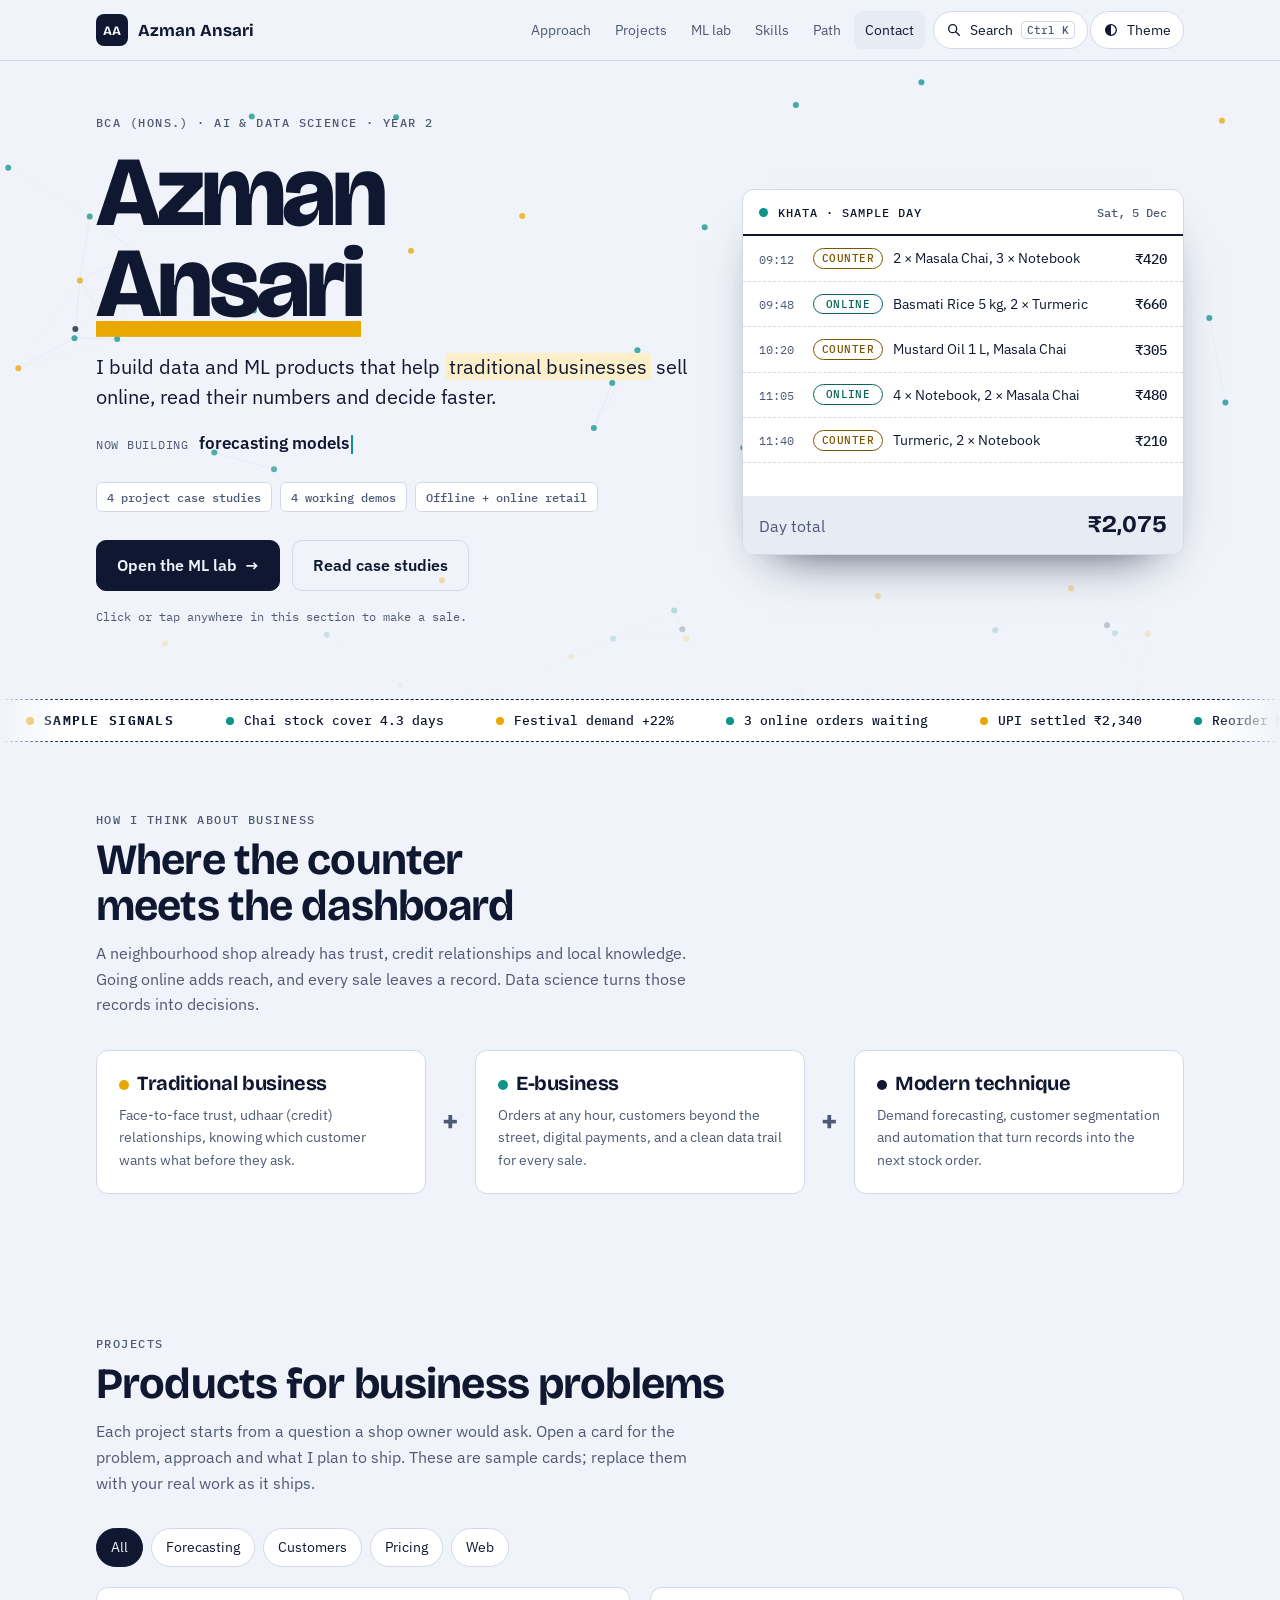
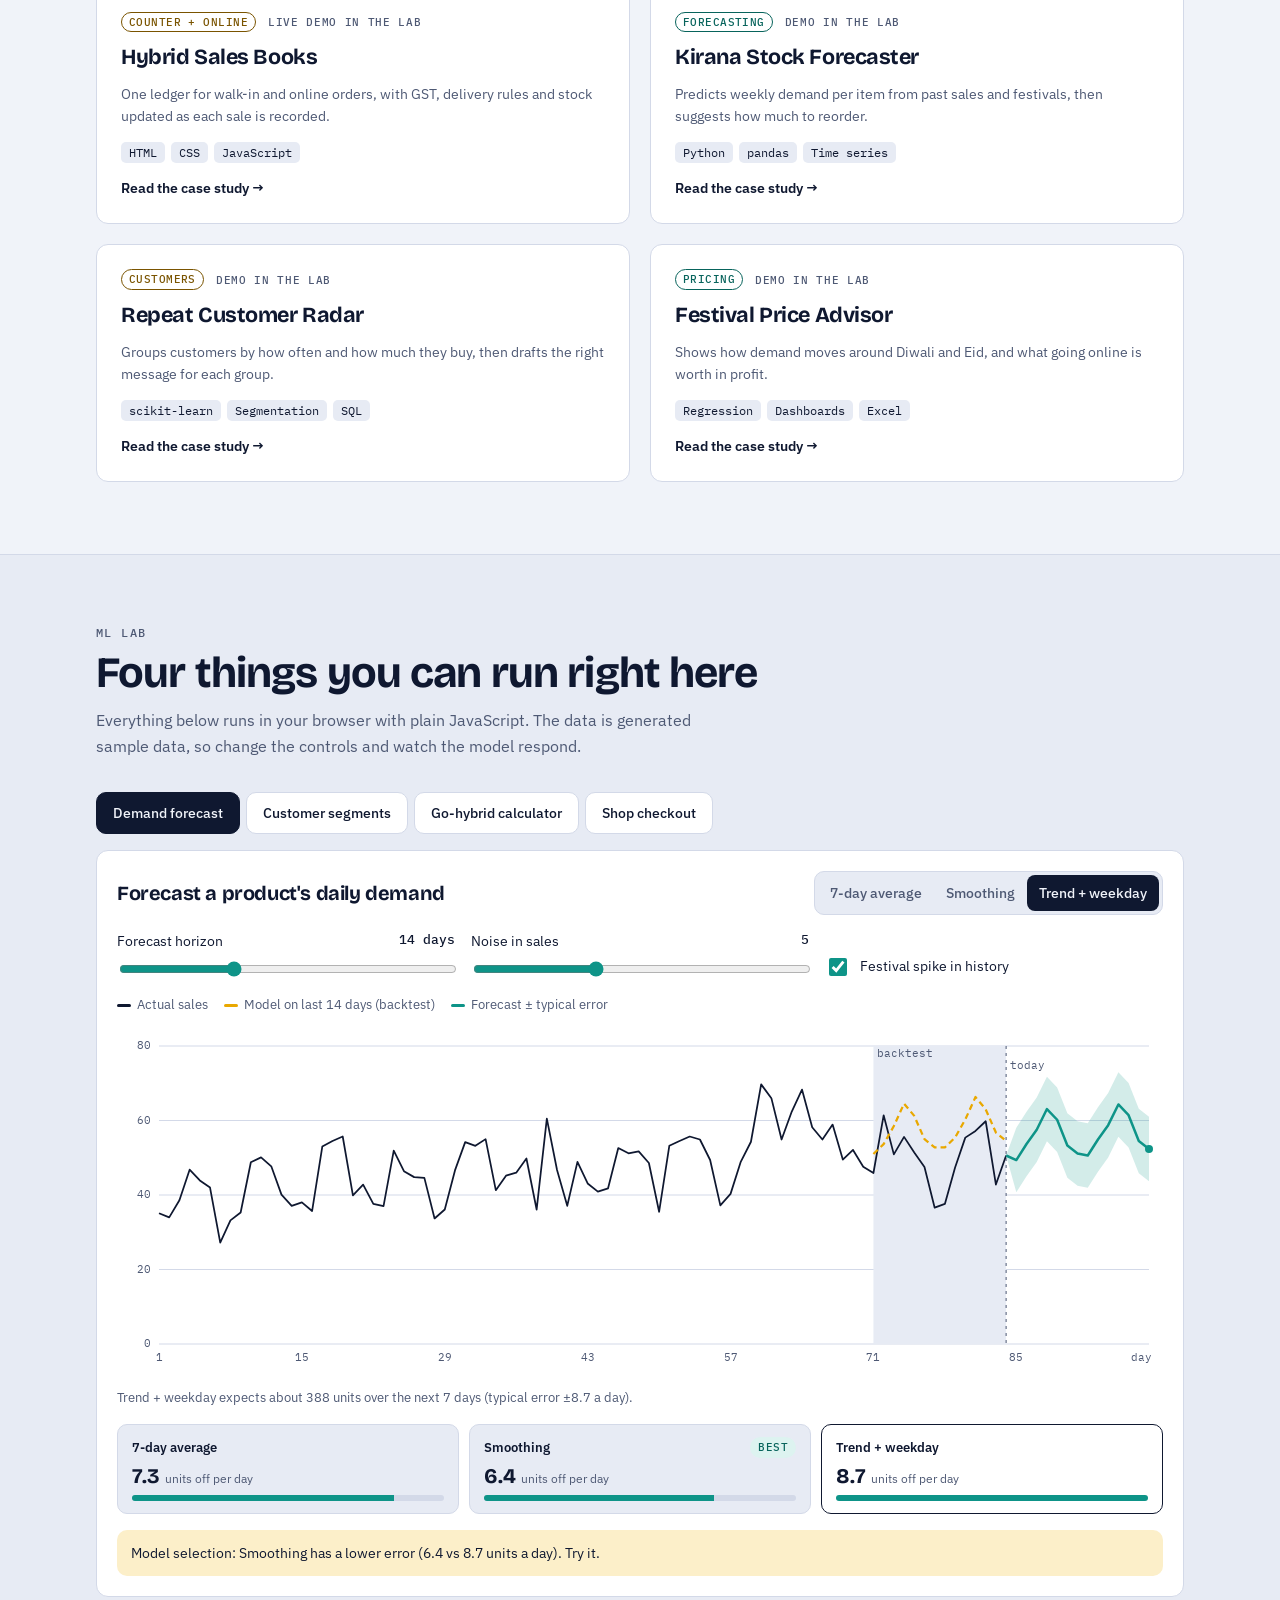
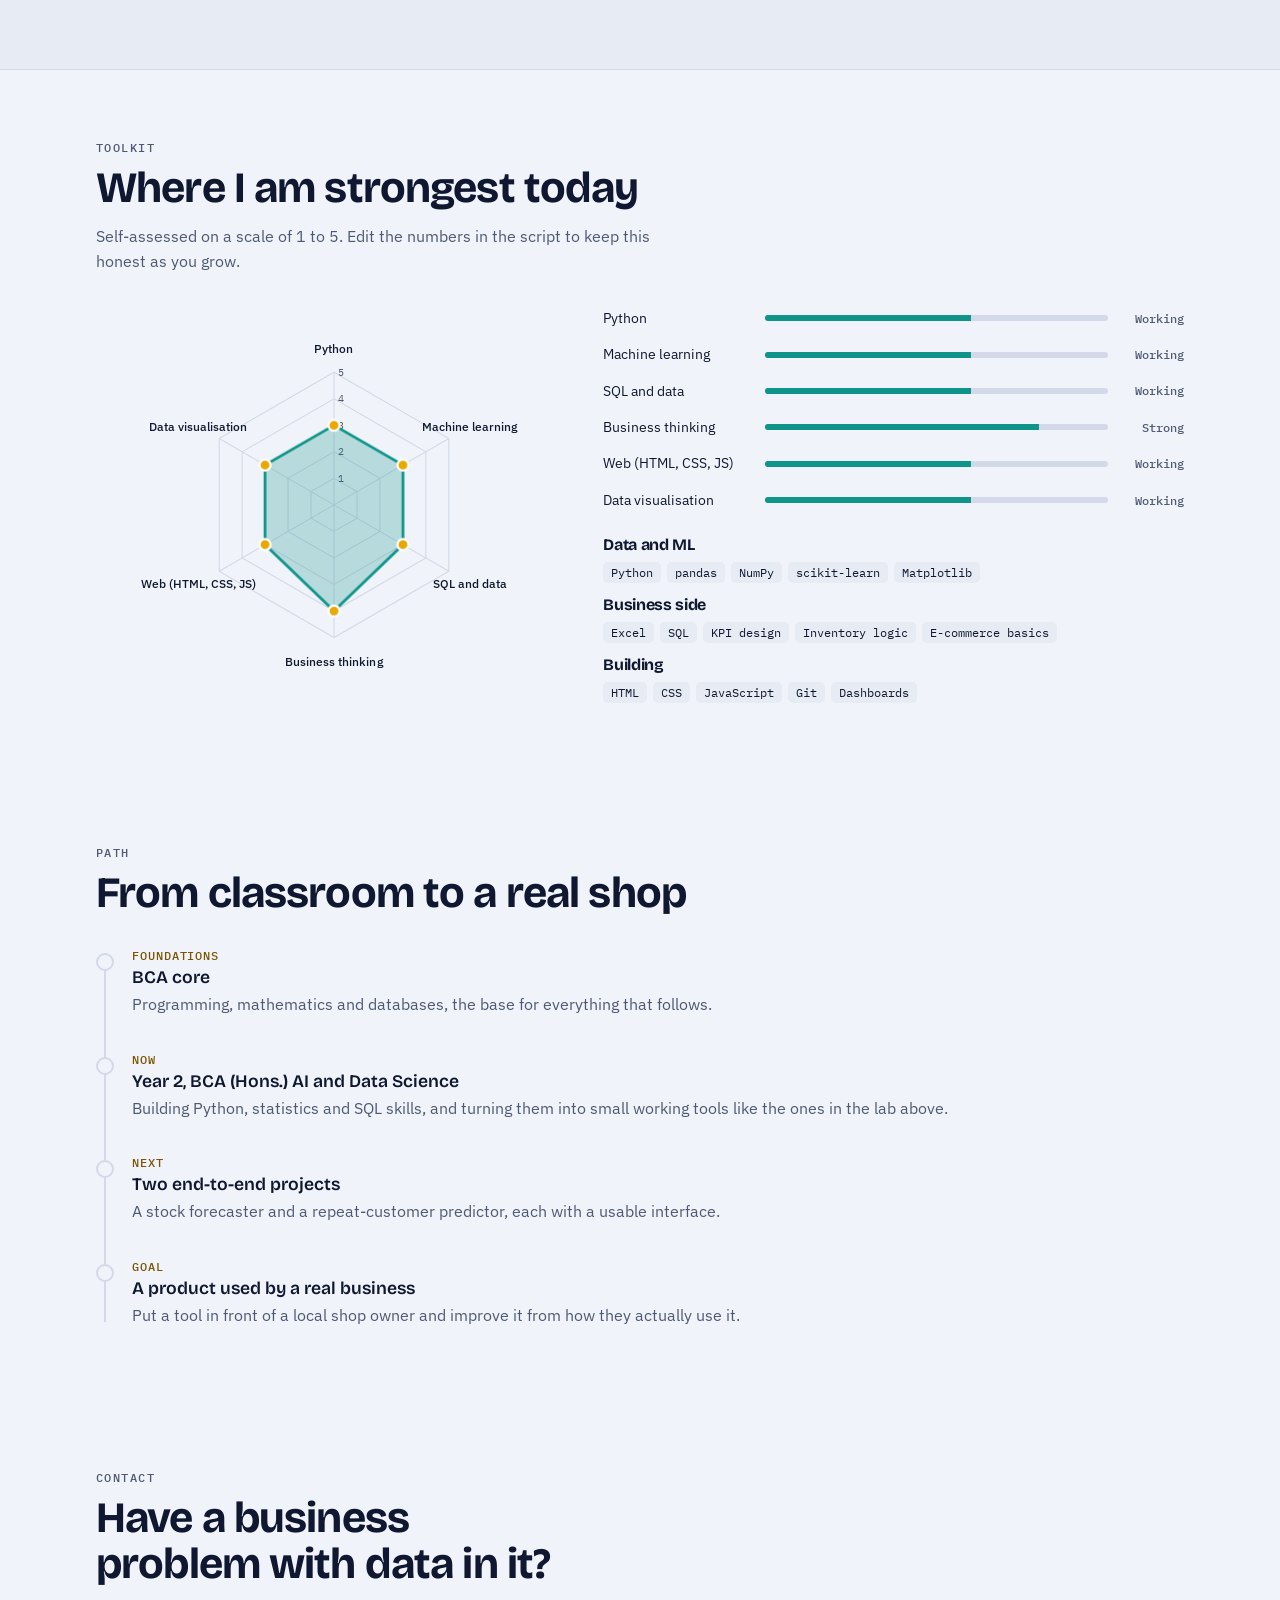
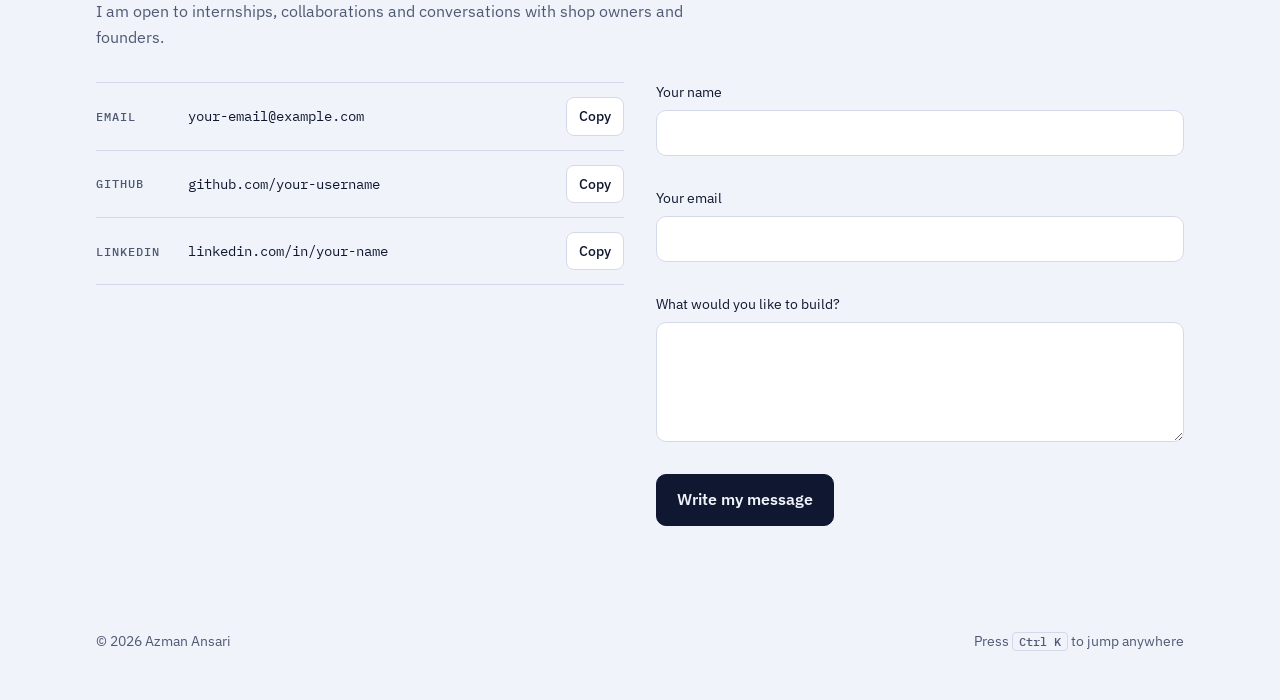
<file: azman-portfolio/advanced/index.html>
<!doctype html>
<html lang="en">
<head>
<meta charset="utf-8">
<meta name="viewport" content="width=device-width, initial-scale=1, viewport-fit=cover">
<title>Azman Ansari Advanced Portfolio</title>
<meta name="claude:viewport-fit-sides" content="cover">
<link rel="preconnect" href="https://fonts.googleapis.com">
<link rel="preconnect" href="https://fonts.gstatic.com" crossorigin>
<link rel="stylesheet" href="https://fonts.googleapis.com/css2?family=Bricolage+Grotesque:opsz,wght@12..96,500..800&family=IBM+Plex+Mono:wght@400;500&family=IBM+Plex+Sans:wght@400;500;600&display=swap">
<link rel="stylesheet" href="style.css">
</head>
<body>
<header>
  <div class="wrap bar">
    <a class="brand" href="#top" aria-label="Azman Ansari, back to top"><span class="mark">AA</span><span>Azman Ansari</span></a>
    <nav class="links" aria-label="Sections">
      <a href="#fusion">Approach</a>
      <a href="#work">Projects</a>
      <a href="#lab" class="keep">ML lab</a>
      <a href="#skills">Skills</a>
      <a href="#path">Path</a>
      <a href="#contact">Contact</a>
      <button class="tbtn" id="palBtn" type="button" aria-label="Open command palette"><svg viewBox="0 0 24 24" aria-hidden="true"><circle cx="10" cy="10" r="6" fill="none" stroke="currentColor" stroke-width="2"/><path d="M15 15l5 5" stroke="currentColor" stroke-width="2" stroke-linecap="round"/></svg><span>Search</span><kbd id="kbdHint">Ctrl K</kbd></button>
      <button class="tbtn" id="themeBtn" type="button" aria-label="Switch light or dark theme" style="margin-left:0"><svg viewBox="0 0 24 24" aria-hidden="true"><circle cx="12" cy="12" r="8" fill="none" stroke="currentColor" stroke-width="2"/><path d="M12 4a8 8 0 0 0 0 16z" fill="currentColor"/></svg><span>Theme</span></button>
    </nav>
  </div>
  <div class="prog" aria-hidden="true"><i id="prog"></i></div>
</header>

<main id="top">
  <section class="hero">
    <canvas id="net" aria-hidden="true"></canvas>
    <div class="wrap hero-grid">
      <div>
        <p class="eyebrow rise">BCA (Hons.) · AI &amp; Data Science · Year 2</p>
        <h1 class="rise" style="--d:.08s">Azman<br><span class="hl">Ansari</span></h1>
        <p class="lede rise" style="--d:.18s">I build data and ML products that help <em>traditional businesses</em> sell online, read their numbers and decide faster.</p>
        <p class="now rise" style="--d:.24s"><span class="mono muted">Now building</span><span><span id="typed">forecasting models</span><span class="caret" aria-hidden="true"></span></span></p>
        <div class="chips rise" style="--d:.3s">
          <span class="chip">4 project case studies</span>
          <span class="chip">4 working demos</span>
          <span class="chip">Offline + online retail</span>
        </div>
        <div class="cta rise" style="--d:.38s">
          <a class="btn" href="#lab">Open the ML lab <span aria-hidden="true">→</span></a>
          <a class="btn ghost" href="#work">Read case studies</a>
        </div>
        <p class="tip mono rise" style="--d:.45s">Click or tap anywhere in this section to make a sale.</p>
      </div>
      <div class="khata rise" style="--d:.3s" role="img" aria-label="A ledger of sample sales that adds a new counter or online sale every few seconds">
        <div class="khata-h"><span class="live"></span><span>Khata · sample day</span><span class="date" id="kDate"></span></div>
        <ol id="kRows"></ol>
        <div class="khata-f"><span class="muted">Day total</span><strong id="kTotal">₹0</strong></div>
      </div>
    </div>
  </section>

  <div class="ticker" aria-hidden="true"><div class="ticker-track" id="tkTrack"></div></div>

  <section id="fusion">
    <div class="wrap">
      <div class="sec-head reveal">
        <p class="eyebrow">How I think about business</p>
        <h2>Where the counter meets the dashboard</h2>
        <p>A neighbourhood shop already has trust, credit relationships and local knowledge. Going online adds reach, and every sale leaves a record. Data science turns those records into decisions.</p>
      </div>
      <div class="fusion">
        <div class="f-card reveal"><h3><span class="dot" style="background:var(--counter)"></span>Traditional business</h3><p>Face-to-face trust, udhaar (credit) relationships, knowing which customer wants what before they ask.</p></div>
        <div class="op reveal" aria-hidden="true">+</div>
        <div class="f-card reveal" style="--d:.08s"><h3><span class="dot" style="background:var(--online)"></span>E-business</h3><p>Orders at any hour, customers beyond the street, digital payments, and a clean data trail for every sale.</p></div>
        <div class="op reveal" aria-hidden="true">+</div>
        <div class="f-card reveal" style="--d:.16s"><h3><span class="dot" style="background:var(--ink)"></span>Modern technique</h3><p>Demand forecasting, customer segmentation and automation that turn records into the next stock order.</p></div>
      </div>
    </div>
  </section>

  <section id="work">
    <div class="wrap">
      <div class="sec-head reveal">
        <p class="eyebrow">Projects</p>
        <h2>Products for business problems</h2>
        <p>Each project starts from a question a shop owner would ask. Open a card for the problem, approach and what I plan to ship. These are sample cards; replace them with your real work as it ships.</p>
      </div>
      <div class="filters" role="group" aria-label="Filter projects">
        <button class="fbtn" type="button" data-f="all" aria-pressed="true">All</button>
        <button class="fbtn" type="button" data-f="forecasting" aria-pressed="false">Forecasting</button>
        <button class="fbtn" type="button" data-f="customers" aria-pressed="false">Customers</button>
        <button class="fbtn" type="button" data-f="pricing" aria-pressed="false">Pricing</button>
        <button class="fbtn" type="button" data-f="web" aria-pressed="false">Web</button>
      </div>
      <div class="grid2" id="projGrid"></div>
    </div>
  </section>

  <section id="lab" class="lab">
    <div class="wrap">
      <div class="sec-head reveal">
        <p class="eyebrow">ML lab</p>
        <h2>Four things you can run right here</h2>
        <p>Everything below runs in your browser with plain JavaScript. The data is generated sample data, so change the controls and watch the model respond.</p>
      </div>
      <div class="tabs" role="tablist" aria-label="Lab demos">
        <button class="tab" role="tab" id="tab-fc" aria-controls="pane-fc" aria-selected="true" data-tab="fc">Demand forecast</button>
        <button class="tab" role="tab" id="tab-seg" aria-controls="pane-seg" aria-selected="false" tabindex="-1" data-tab="seg">Customer segments</button>
        <button class="tab" role="tab" id="tab-roi" aria-controls="pane-roi" aria-selected="false" tabindex="-1" data-tab="roi">Go-hybrid calculator</button>
        <button class="tab" role="tab" id="tab-co" aria-controls="pane-co" aria-selected="false" tabindex="-1" data-tab="co">Shop checkout</button>
      </div>

      <!-- Forecast -->
      <div class="panel" role="tabpanel" id="pane-fc" aria-labelledby="tab-fc">
        <div class="panel-h"><h3>Forecast a product's daily demand</h3>
          <div class="seg" role="group" aria-label="Model"><button type="button" data-m="ma" aria-pressed="false">7-day average</button><button type="button" data-m="es" aria-pressed="false">Smoothing</button><button type="button" data-m="ts" aria-pressed="true">Trend + weekday</button></div>
        </div>
        <div class="ctls">
          <label class="ctl"><span class="row"><span>Forecast horizon</span><output id="oH">14 days</output></span><input id="fcH" type="range" min="7" max="28" step="1" value="14"></label>
          <label class="ctl"><span class="row"><span>Noise in sales</span><output id="oN">5</output></span><input id="fcN" type="range" min="0" max="14" step="1" value="5"></label>
          <label class="chk"><input id="fcF" type="checkbox" checked>Festival spike in history</label>
        </div>
        <div class="legend"><span><i style="background:var(--ink)"></i>Actual sales</span><span><i style="background:var(--counter)"></i>Model on last 14 days (backtest)</span><span><i style="background:var(--online)"></i>Forecast ± typical error</span></div>
        <canvas class="cv" id="cvFc" style="height:340px" role="img" aria-label="Line chart of daily sales with a forecast"></canvas>
        <p class="note" id="fcSum"></p>
        <div class="mcards" id="mcards"></div>
        <p class="insight" id="fcInsight"></p>
      </div>

      <!-- Segments -->
      <div class="panel" role="tabpanel" id="pane-seg" aria-labelledby="tab-seg" hidden>
        <div class="panel-h"><h3>Group customers with k-means</h3>
          <div style="display:flex;gap:8px;flex-wrap:wrap"><button class="btn sm ghost" id="segStep" type="button">Step</button><button class="btn sm" id="segRun" type="button">Run to finish</button><button class="btn sm ghost" id="segNew" type="button">New start</button></div>
        </div>
        <div class="ctls"><label class="ctl"><span class="row"><span>Number of segments (k)</span><output id="oK">4</output></span><input id="segK" type="range" min="2" max="5" step="1" value="4"></label></div>
        <canvas class="cv" id="cvSeg" style="height:360px" role="img" aria-label="Scatter chart of customers by orders per month and basket size, coloured by segment"></canvas>
        <p class="note" id="segStatus"></p>
        <div class="scroll"><table><thead><tr><th>Segment</th><th>Customers</th><th>Orders / month</th><th>Avg basket</th><th>Suggested action</th></tr></thead><tbody id="segTbl"></tbody></table></div>
      </div>

      <!-- ROI -->
      <div class="panel" role="tabpanel" id="pane-roi" aria-labelledby="tab-roi" hidden>
        <div class="panel-h"><h3>What if my shop also sold online?</h3><button class="link-btn" id="roiReset" type="button">Reset to defaults</button></div>
        <div class="roi">
          <div class="ctls">
            <label class="ctl"><span class="row"><span>Monthly shop revenue</span><output id="oR0"></output></span><input id="roiR0" type="range" min="50000" max="1000000" step="10000" value="250000"></label>
            <label class="ctl"><span class="row"><span>New online sales at full ramp</span><output id="oUp"></output></span><input id="roiUp" type="range" min="10" max="100" step="5" value="60"></label>
            <label class="ctl"><span class="row"><span>Profit margin</span><output id="oMg"></output></span><input id="roiMg" type="range" min="10" max="40" step="1" value="25"></label>
            <label class="ctl"><span class="row"><span>Delivery and platform cost</span><output id="oCs"></output></span><input id="roiCs" type="range" min="2" max="20" step="1" value="8"></label>
            <label class="ctl"><span class="row"><span>Ad spend per month</span><output id="oAd"></output></span><input id="roiAd" type="range" min="0" max="30000" step="1000" value="5000"></label>
            <label class="ctl"><span class="row"><span>One-time setup cost</span><output id="oSt"></output></span><input id="roiSt" type="range" min="0" max="100000" step="5000" value="30000"></label>
          </div>
          <div style="display:flex;flex-direction:column;gap:14px;min-width:0">
            <div class="tiles">
              <div class="tile"><span class="k">Payback</span><span class="v" id="tPay">–</span></div>
              <div class="tile"><span class="k">12-month gain</span><span class="v" id="tGain">–</span></div>
              <div class="tile"><span class="k">Online share, M12</span><span class="v" id="tShare">–</span></div>
            </div>
            <div class="legend"><span><i style="background:var(--counter)"></i>Shop counter</span><span><i style="background:var(--online)"></i>Online</span></div>
            <canvas class="cv" id="cvRoi1" style="height:210px" role="img" aria-label="Stacked bars of monthly revenue split between counter and online"></canvas>
            <canvas class="cv" id="cvRoi2" style="height:210px" role="img" aria-label="Line chart of cumulative extra profit from selling online"></canvas>
          </div>
        </div>
        <p class="note">Illustrative model. Online sales ramp up along an S-curve over about 8 months, 20% of online sales come from customers who used to buy at the counter, and gain means extra profit compared with staying offline-only.</p>
      </div>

      <!-- Checkout -->
      <div class="panel" role="tabpanel" id="pane-co" aria-labelledby="tab-co" hidden>
        <div class="panel-h"><h3>Record a counter or online sale</h3>
          <div class="seg" role="group" aria-label="Sales channel"><button type="button" data-ch="counter" aria-pressed="true">Counter</button><button type="button" data-ch="online" aria-pressed="false">Online</button></div>
        </div>
        <div class="co">
          <div style="display:flex;flex-direction:column;gap:16px;min-width:0">
            <ul class="plist" id="coList"></ul>
            <div class="cart" aria-live="polite"><div id="coLines"></div><div class="totals" id="coTotals"></div></div>
            <ol class="steps" id="coSteps" hidden></ol>
            <div class="pay"><select id="coMethod" aria-label="Payment method"></select><button class="btn" id="coPay" type="button" disabled>Record sale</button></div>
            <p class="note" id="coRule"></p>
          </div>
          <div style="display:flex;flex-direction:column;gap:14px;min-width:0">
            <div class="tiles">
              <div class="tile"><span class="k">Revenue</span><span class="v" id="cRev">₹0</span></div>
              <div class="tile"><span class="k">Orders</span><span class="v" id="cOrd">0</span></div>
              <div class="tile"><span class="k">Online share</span><span class="v" id="cSh">0%</span></div>
            </div>
            <div class="split" aria-hidden="true"><i id="spC" style="background:var(--counter)"></i><i id="spO" style="background:var(--online)"></i></div>
            <ul class="ledger" id="coLedger" aria-label="Transaction ledger"></ul>
          </div>
        </div>
      </div>
    </div>
  </section>

  <section id="skills">
    <div class="wrap">
      <div class="sec-head reveal">
        <p class="eyebrow">Toolkit</p>
        <h2>Where I am strongest today</h2>
        <p>Self-assessed on a scale of 1 to 5. Edit the numbers in the script to keep this honest as you grow.</p>
      </div>
      <div class="sk-grid">
        <svg class="radar reveal" id="radar" viewBox="-190 -170 380 340" role="img" aria-label="Radar chart of six skill areas"></svg>
        <div class="sk-list reveal" style="--d:.08s">
          <div id="skRows" style="display:flex;flex-direction:column;gap:14px"></div>
          <div class="groups">
            <div><h3>Data and ML</h3><div class="tags"><span class="tag">Python</span><span class="tag">pandas</span><span class="tag">NumPy</span><span class="tag">scikit-learn</span><span class="tag">Matplotlib</span></div></div>
            <div><h3>Business side</h3><div class="tags"><span class="tag">Excel</span><span class="tag">SQL</span><span class="tag">KPI design</span><span class="tag">Inventory logic</span><span class="tag">E-commerce basics</span></div></div>
            <div><h3>Building</h3><div class="tags"><span class="tag">HTML</span><span class="tag">CSS</span><span class="tag">JavaScript</span><span class="tag">Git</span><span class="tag">Dashboards</span></div></div>
          </div>
        </div>
      </div>
    </div>
  </section>

  <section id="path">
    <div class="wrap">
      <div class="sec-head reveal">
        <p class="eyebrow">Path</p>
        <h2>From classroom to a real shop</h2>
      </div>
      <ol class="tl" id="tl">
        <span class="tl-fill" id="tlFill" aria-hidden="true"></span>
        <li><span class="when">Foundations</span><b>BCA core</b><span>Programming, mathematics and databases, the base for everything that follows.</span></li>
        <li><span class="when">Now</span><b>Year 2, BCA (Hons.) AI and Data Science</b><span>Building Python, statistics and SQL skills, and turning them into small working tools like the ones in the lab above.</span></li>
        <li><span class="when">Next</span><b>Two end-to-end projects</b><span>A stock forecaster and a repeat-customer predictor, each with a usable interface.</span></li>
        <li><span class="when">Goal</span><b>A product used by a real business</b><span>Put a tool in front of a local shop owner and improve it from how they actually use it.</span></li>
      </ol>
    </div>
  </section>

  <section id="contact">
    <div class="wrap">
      <div class="sec-head reveal">
        <p class="eyebrow">Contact</p>
        <h2>Have a business problem with data in it?</h2>
        <p>I am open to internships, collaborations and conversations with shop owners and founders.</p>
      </div>
      <div class="cgrid">
        <div class="reveal">
          <!-- Replace these placeholder details with your real ones -->
          <div class="crow"><span class="l">Email</span><span class="v" id="c1">your-email@example.com</span><button class="add" type="button" data-copy="c1">Copy</button></div>
          <div class="crow"><span class="l">GitHub</span><span class="v" id="c2">github.com/your-username</span><button class="add" type="button" data-copy="c2">Copy</button></div>
          <div class="crow"><span class="l">LinkedIn</span><span class="v" id="c3">linkedin.com/in/your-name</span><button class="add" type="button" data-copy="c3">Copy</button></div>
        </div>
        <div class="reveal" style="--d:.08s">
          <form id="cf" novalidate>
            <div class="fld"><label for="cfName">Your name</label><input id="cfName" autocomplete="name"><span class="err" id="eName"></span></div>
            <div class="fld"><label for="cfMail">Your email</label><input id="cfMail" type="email" autocomplete="email"><span class="err" id="eMail"></span></div>
            <div class="fld"><label for="cfMsg">What would you like to build?</label><textarea id="cfMsg"></textarea><span class="err" id="eMsg"></span></div>
            <button class="btn" type="submit" style="align-self:flex-start">Write my message</button>
          </form>
          <div class="draft" id="draft" hidden>
            <pre id="draftTxt"></pre>
            <div style="display:flex;gap:10px;align-items:center;flex-wrap:wrap"><button class="btn sm" id="draftCopy" type="button">Copy message</button><span class="note">This page cannot send email. Copy the message and send it to the address above.</span></div>
          </div>
        </div>
      </div>
    </div>
  </section>
</main>

<footer>
  <div class="wrap"><span>© <span id="yr"></span> Azman Ansari</span><span>Press <kbd id="kbdHint2">Ctrl K</kbd> to jump anywhere</span></div>
</footer>

<dialog id="case" aria-labelledby="caseTitle"><div class="dlg" id="caseBody"></div></dialog>
<dialog id="pal" aria-label="Command palette">
  <input id="palIn" type="text" placeholder="Jump to a section, demo or case study" role="combobox" aria-expanded="true" aria-controls="palList" autocomplete="off">
  <ul id="palList" role="listbox"></ul>
</dialog>
<dialog id="rcpt" aria-labelledby="rcptTitle"><div class="dlg" id="rcptBody"></div></dialog>
<canvas id="fx" aria-hidden="true"></canvas>
<div class="toast" id="toast" role="status" aria-live="polite"></div>

<script src="script.js"></script>
</body>
</html>
</file>
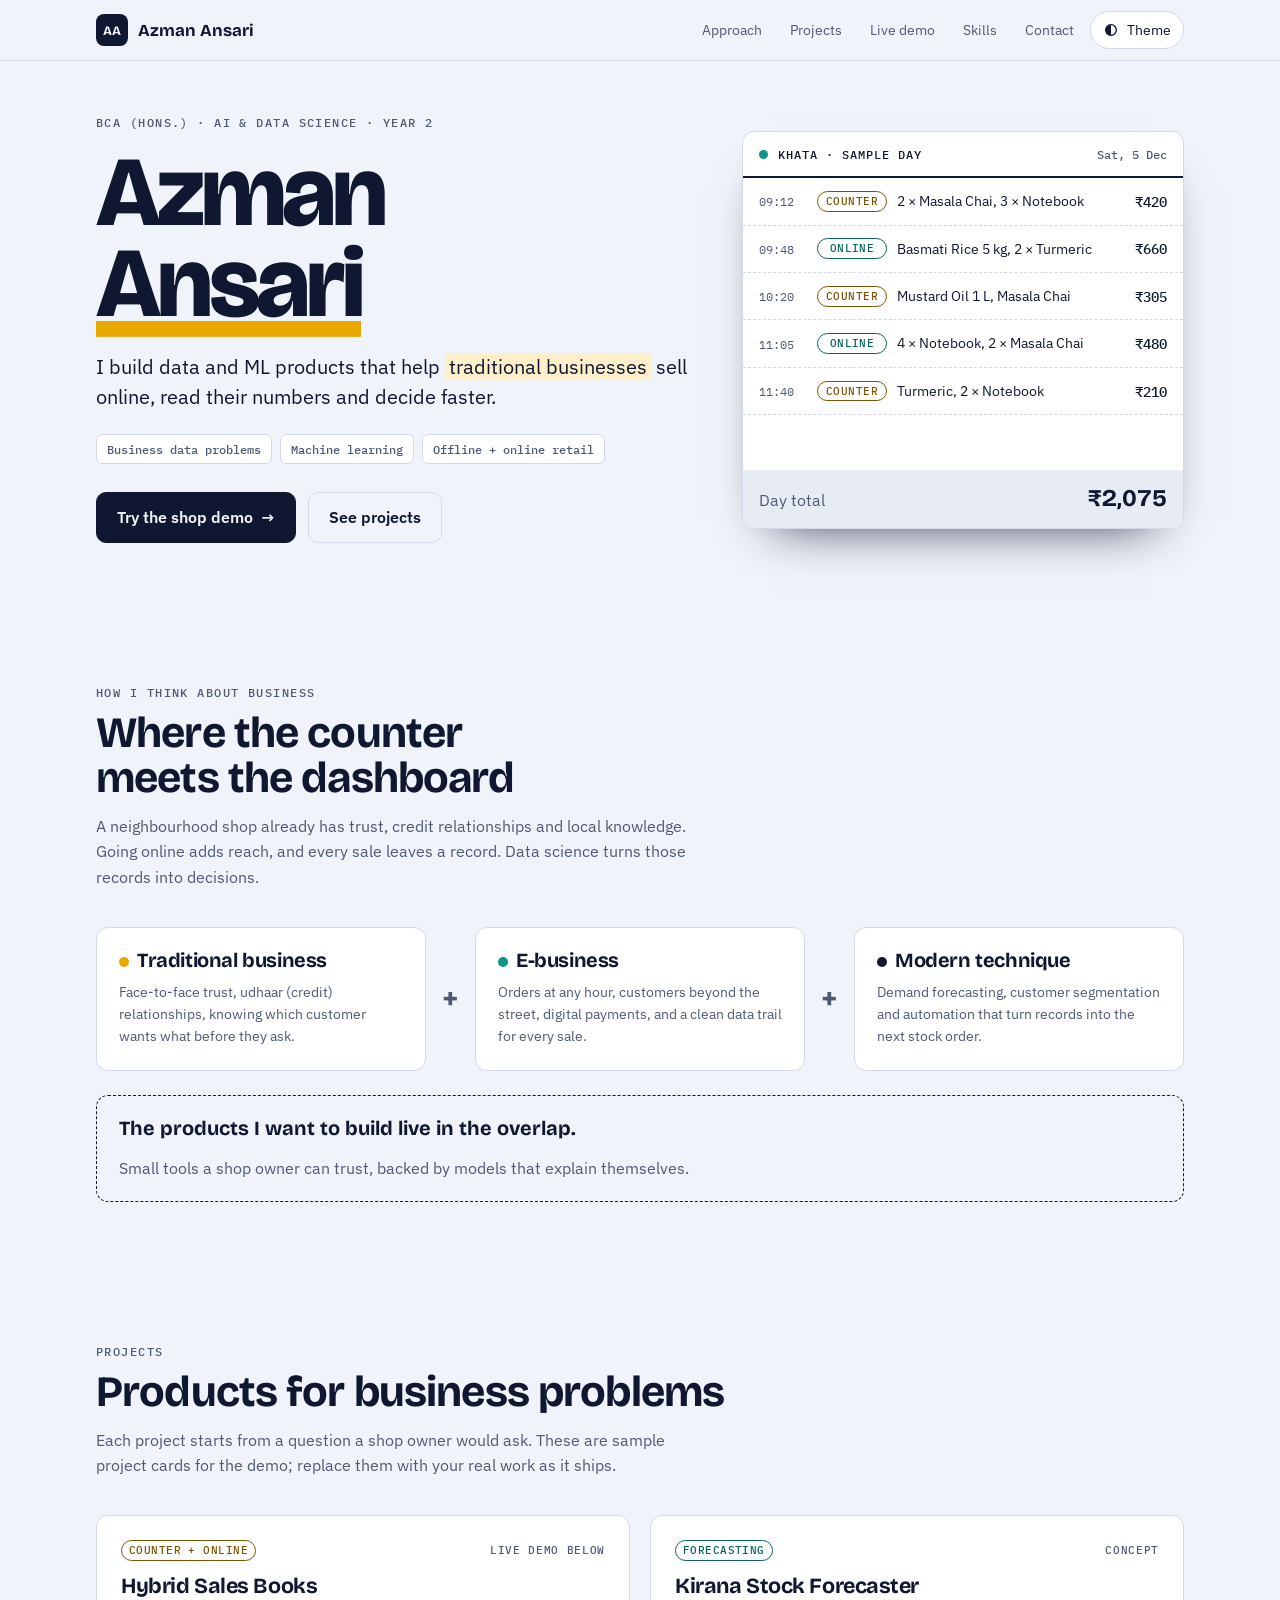
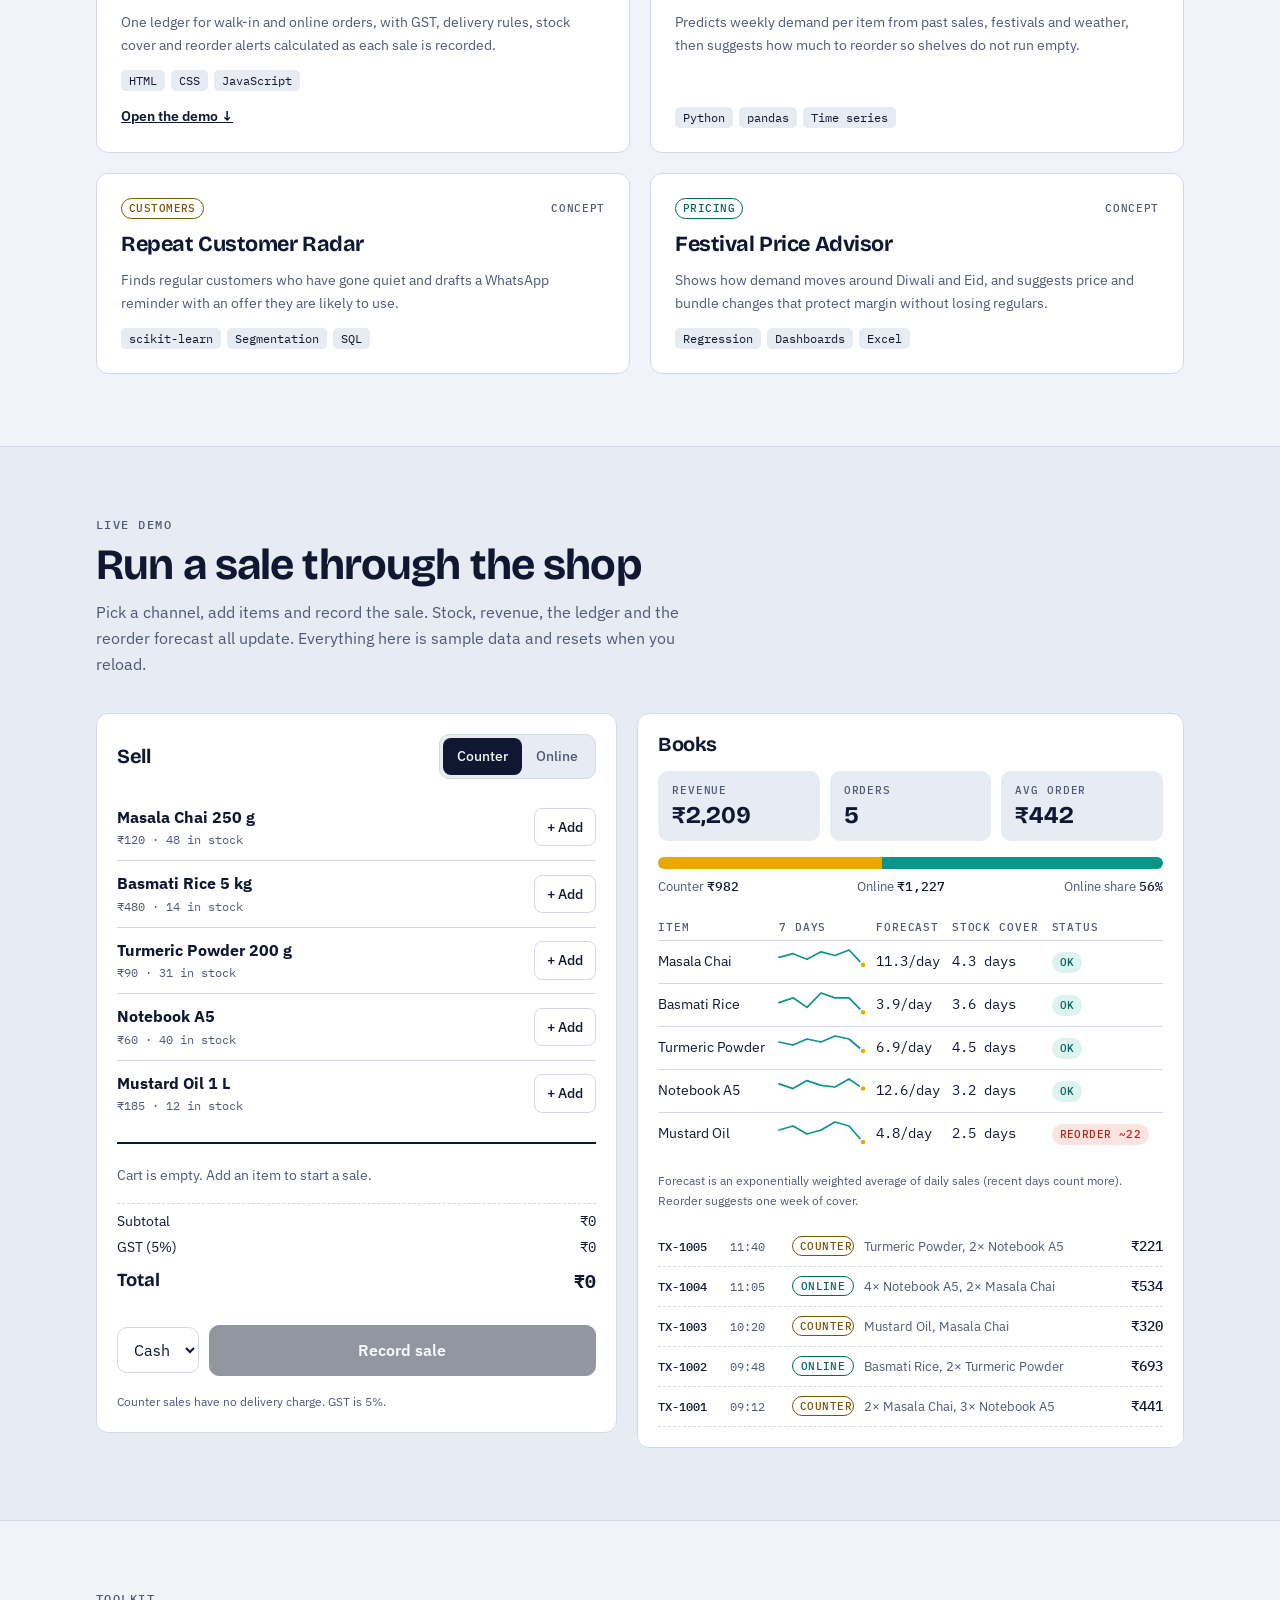
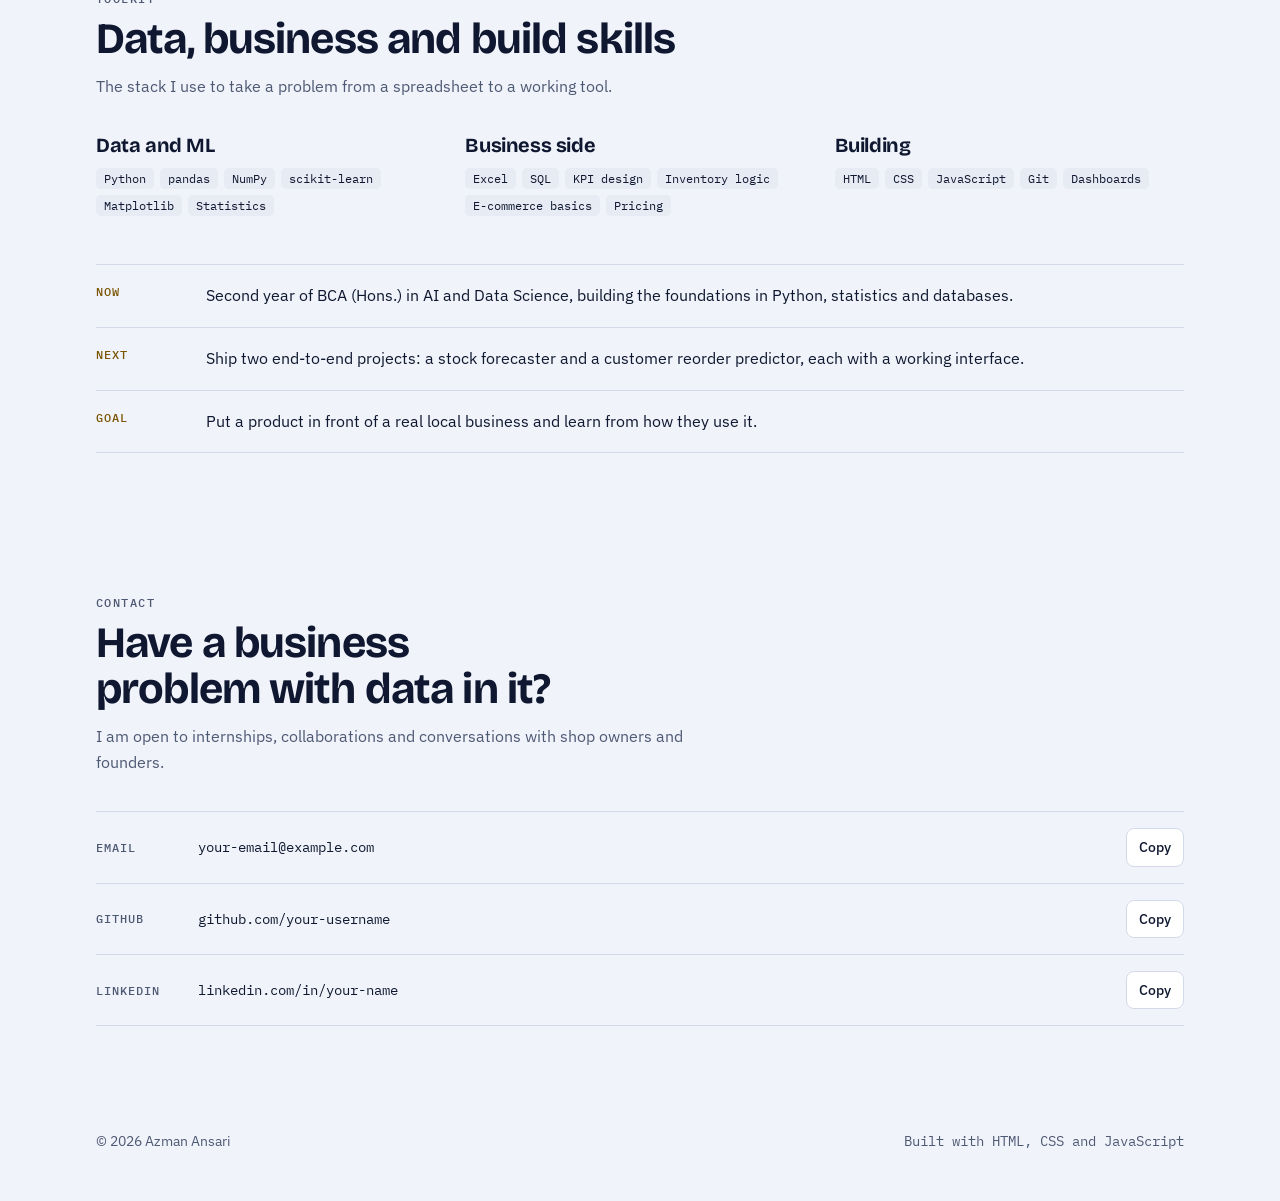
<file: azman-portfolio/basic/index.html>
<!doctype html>
<html lang="en">
<head>
<meta charset="utf-8">
<meta name="viewport" content="width=device-width, initial-scale=1, viewport-fit=cover">
<title>Azman Ansari Portfolio</title>
<meta name="claude:viewport-fit-sides" content="cover">
<link rel="preconnect" href="https://fonts.googleapis.com">
<link rel="preconnect" href="https://fonts.gstatic.com" crossorigin>
<link rel="stylesheet" href="https://fonts.googleapis.com/css2?family=Bricolage+Grotesque:opsz,wght@12..96,500..800&family=IBM+Plex+Mono:wght@400;500&family=IBM+Plex+Sans:wght@400;500;600&display=swap">
<link rel="stylesheet" href="style.css">
</head>
<body>
<header>
  <div class="wrap bar">
    <a class="brand" href="#top" aria-label="Azman Ansari, back to top"><span class="mark">AA</span><span>Azman Ansari</span></a>
    <nav class="links" aria-label="Sections">
      <a href="#fusion">Approach</a>
      <a href="#work">Projects</a>
      <a href="#demo" class="keep">Live demo</a>
      <a href="#skills">Skills</a>
      <a href="#contact">Contact</a>
      <button class="tbtn" id="themeBtn" type="button" aria-label="Switch light or dark theme">
        <svg viewBox="0 0 24 24" aria-hidden="true"><circle cx="12" cy="12" r="8" fill="none" stroke="currentColor" stroke-width="2"/><path d="M12 4a8 8 0 0 0 0 16z" fill="currentColor"/></svg>
        <span>Theme</span>
      </button>
    </nav>
  </div>
</header>

<main id="top">
  <section class="hero">
    <div class="wrap hero-grid">
      <div>
        <p class="eyebrow rise">BCA (Hons.) · AI &amp; Data Science · Year 2</p>
        <h1 class="rise" style="--d:.08s">Azman<br><span class="hl">Ansari</span></h1>
        <p class="lede rise" style="--d:.18s">I build data and ML products that help <em>traditional businesses</em> sell online, read their numbers and decide faster.</p>
        <div class="chips rise" style="--d:.28s">
          <span class="chip">Business data problems</span>
          <span class="chip">Machine learning</span>
          <span class="chip">Offline + online retail</span>
        </div>
        <div class="cta rise" style="--d:.38s">
          <a class="btn" href="#demo">Try the shop demo <span aria-hidden="true">→</span></a>
          <a class="btn ghost" href="#work">See projects</a>
        </div>
      </div>
      <div class="khata rise" style="--d:.3s" role="img" aria-label="A ledger of sample sales that adds a new counter or online sale every few seconds">
        <div class="khata-h"><span class="live"></span><span>Khata · sample day</span><span class="date" id="kDate"></span></div>
        <ol id="kRows"></ol>
        <div class="khata-f"><span class="muted">Day total</span><strong id="kTotal">₹0</strong></div>
      </div>
    </div>
  </section>

  <section id="fusion">
    <div class="wrap">
      <div class="sec-head reveal">
        <p class="eyebrow">How I think about business</p>
        <h2>Where the counter meets the dashboard</h2>
        <p>A neighbourhood shop already has trust, credit relationships and local knowledge. Going online adds reach, and every sale leaves a record. Data science turns those records into decisions.</p>
      </div>
      <div class="fusion">
        <div class="f-card reveal">
          <h3><span class="dot" style="background:var(--counter)"></span>Traditional business</h3>
          <p>Face-to-face trust, udhaar (credit) relationships, knowing which customer wants what before they ask.</p>
        </div>
        <div class="op reveal" aria-hidden="true">+</div>
        <div class="f-card reveal" style="--d:.08s">
          <h3><span class="dot" style="background:var(--online)"></span>E-business</h3>
          <p>Orders at any hour, customers beyond the street, digital payments, and a clean data trail for every sale.</p>
        </div>
        <div class="op reveal" aria-hidden="true">+</div>
        <div class="f-card reveal" style="--d:.16s">
          <h3><span class="dot" style="background:var(--ink)"></span>Modern technique</h3>
          <p>Demand forecasting, customer segmentation and automation that turn records into the next stock order.</p>
        </div>
      </div>
      <div class="f-result reveal">
        <strong>The products I want to build live in the overlap.</strong>
        <span class="muted">Small tools a shop owner can trust, backed by models that explain themselves.</span>
      </div>
    </div>
  </section>

  <section id="work">
    <div class="wrap">
      <div class="sec-head reveal">
        <p class="eyebrow">Projects</p>
        <h2>Products for business problems</h2>
        <p>Each project starts from a question a shop owner would ask. These are sample project cards for the demo; replace them with your real work as it ships.</p>
      </div>
      <div class="grid2">
        <article class="proj reveal">
          <div class="proj-top"><span class="pill counter">Counter + Online</span><span class="status">Live demo below</span></div>
          <h3>Hybrid Sales Books</h3>
          <p>One ledger for walk-in and online orders, with GST, delivery rules, stock cover and reorder alerts calculated as each sale is recorded.</p>
          <div class="tags"><span class="tag">HTML</span><span class="tag">CSS</span><span class="tag">JavaScript</span></div>
          <a class="more" href="#demo">Open the demo ↓</a>
        </article>
        <article class="proj reveal" style="--d:.06s">
          <div class="proj-top"><span class="pill online">Forecasting</span><span class="status">Concept</span></div>
          <h3>Kirana Stock Forecaster</h3>
          <p>Predicts weekly demand per item from past sales, festivals and weather, then suggests how much to reorder so shelves do not run empty.</p>
          <div class="tags"><span class="tag">Python</span><span class="tag">pandas</span><span class="tag">Time series</span></div>
        </article>
        <article class="proj reveal">
          <div class="proj-top"><span class="pill counter">Customers</span><span class="status">Concept</span></div>
          <h3>Repeat Customer Radar</h3>
          <p>Finds regular customers who have gone quiet and drafts a WhatsApp reminder with an offer they are likely to use.</p>
          <div class="tags"><span class="tag">scikit-learn</span><span class="tag">Segmentation</span><span class="tag">SQL</span></div>
        </article>
        <article class="proj reveal" style="--d:.06s">
          <div class="proj-top"><span class="pill online">Pricing</span><span class="status">Concept</span></div>
          <h3>Festival Price Advisor</h3>
          <p>Shows how demand moves around Diwali and Eid, and suggests price and bundle changes that protect margin without losing regulars.</p>
          <div class="tags"><span class="tag">Regression</span><span class="tag">Dashboards</span><span class="tag">Excel</span></div>
        </article>
      </div>
    </div>
  </section>

  <section id="demo" class="demo">
    <div class="wrap">
      <div class="sec-head reveal">
        <p class="eyebrow">Live demo</p>
        <h2>Run a sale through the shop</h2>
        <p>Pick a channel, add items and record the sale. Stock, revenue, the ledger and the reorder forecast all update. Everything here is sample data and resets when you reload.</p>
      </div>
      <div class="demo-grid">
        <div class="panel reveal" id="sell">
          <div class="panel-h">
            <h3>Sell</h3>
            <div class="seg" role="group" aria-label="Sales channel">
              <button type="button" data-channel="counter" aria-pressed="true">Counter</button>
              <button type="button" data-channel="online" aria-pressed="false">Online</button>
            </div>
          </div>
          <ul class="plist" id="plist"></ul>
          <div class="cart" aria-live="polite">
            <div id="cartLines"></div>
            <div class="totals" id="totals"></div>
          </div>
          <ol class="steps" id="steps" hidden></ol>
          <div class="pay">
            <select id="method" aria-label="Payment method"></select>
            <button class="btn" id="payBtn" type="button" disabled>Record sale</button>
          </div>
          <p class="note" id="rule"></p>
        </div>

        <div class="panel reveal" id="books" style="--d:.08s">
          <h3>Books</h3>
          <div class="tiles">
            <div class="tile"><span class="k">Revenue</span><span class="v" id="sRev">₹0</span></div>
            <div class="tile"><span class="k">Orders</span><span class="v" id="sOrd">0</span></div>
            <div class="tile"><span class="k">Avg order</span><span class="v" id="sAov">₹0</span></div>
          </div>
          <div>
            <div class="split" aria-hidden="true"><i id="spC" style="background:var(--counter)"></i><i id="spO" style="background:var(--online)"></i></div>
            <div class="legend" style="margin-top:8px">
              <span>Counter <b id="lgC">₹0</b></span>
              <span>Online <b id="lgO">₹0</b></span>
              <span>Online share <b id="lgS">0%</b></span>
            </div>
          </div>
          <div class="scroll">
            <table>
              <thead><tr><th>Item</th><th>7 days</th><th>Forecast</th><th>Stock cover</th><th>Status</th></tr></thead>
              <tbody id="fc"></tbody>
            </table>
          </div>
          <p class="note">Forecast is an exponentially weighted average of daily sales (recent days count more). Reorder suggests one week of cover.</p>
          <ul class="ledger" id="ledger" aria-label="Transaction ledger"></ul>
        </div>
      </div>
    </div>
  </section>

  <section id="skills">
    <div class="wrap">
      <div class="sec-head reveal">
        <p class="eyebrow">Toolkit</p>
        <h2>Data, business and build skills</h2>
        <p>The stack I use to take a problem from a spreadsheet to a working tool.</p>
      </div>
      <div class="skills">
        <div class="sk reveal">
          <h3>Data and ML</h3>
          <div class="tags"><span class="tag">Python</span><span class="tag">pandas</span><span class="tag">NumPy</span><span class="tag">scikit-learn</span><span class="tag">Matplotlib</span><span class="tag">Statistics</span></div>
        </div>
        <div class="sk reveal" style="--d:.07s">
          <h3>Business side</h3>
          <div class="tags"><span class="tag">Excel</span><span class="tag">SQL</span><span class="tag">KPI design</span><span class="tag">Inventory logic</span><span class="tag">E-commerce basics</span><span class="tag">Pricing</span></div>
        </div>
        <div class="sk reveal" style="--d:.14s">
          <h3>Building</h3>
          <div class="tags"><span class="tag">HTML</span><span class="tag">CSS</span><span class="tag">JavaScript</span><span class="tag">Git</span><span class="tag">Dashboards</span></div>
        </div>
      </div>
      <ol class="path">
        <li class="reveal"><b>Now</b><span>Second year of BCA (Hons.) in AI and Data Science, building the foundations in Python, statistics and databases.</span></li>
        <li class="reveal"><b>Next</b><span>Ship two end-to-end projects: a stock forecaster and a customer reorder predictor, each with a working interface.</span></li>
        <li class="reveal"><b>Goal</b><span>Put a product in front of a real local business and learn from how they use it.</span></li>
      </ol>
    </div>
  </section>

  <section id="contact">
    <div class="wrap">
      <div class="sec-head reveal">
        <p class="eyebrow">Contact</p>
        <h2>Have a business problem with data in it?</h2>
        <p>I am open to internships, collaborations and conversations with shop owners and founders.</p>
      </div>
      <div class="contact reveal">
        <!-- Replace these placeholder details with your real ones -->
        <div class="crow"><span class="l">Email</span><span class="v" id="c1">your-email@example.com</span><button class="add" type="button" data-copy="c1">Copy</button></div>
        <div class="crow"><span class="l">GitHub</span><span class="v" id="c2">github.com/your-username</span><button class="add" type="button" data-copy="c2">Copy</button></div>
        <div class="crow"><span class="l">LinkedIn</span><span class="v" id="c3">linkedin.com/in/your-name</span><button class="add" type="button" data-copy="c3">Copy</button></div>
      </div>
    </div>
  </section>
</main>

<footer>
  <div class="wrap"><span>© <span id="yr"></span> Azman Ansari</span><span class="mono">Built with HTML, CSS and JavaScript</span></div>
</footer>
<div class="toast" id="toast" role="status" aria-live="polite"></div>

<script src="script.js"></script>
</body>
</html>
</file>
<file: azman-portfolio/advanced/style.css>
/* Layout concept: a shopkeeper's khata (ledger) meets a working ML lab.
   Turmeric = the counter (traditional), teal = online (e-business), ink = data.
   Colors, type and radius live in these tokens; everything below reads from them. */
:root{
  --bg:#F0F3F9; --surface:#FFFFFF; --surface-2:#E7EBF4; --ink:#0F1830; --muted:#4E5974; --line:#D3D9E8;
  --counter:#E9A800; --counter-ink:#7A5400; --online:#0E9488; --online-ink:#08645C;
  --bad:#B3261E; --bad-bg:#FBE3E0; --ok-bg:#DDF3F0; --counter-bg:#FCEFC9;
  --k1:#E9A800; --k2:#0E9488; --k3:#6D4AFF; --k4:#D6336C; --k5:#51607F;
  --font-display:"Bricolage Grotesque","Segoe UI",system-ui,sans-serif;
  --font-body:"IBM Plex Sans","Segoe UI",system-ui,sans-serif;
  --font-mono:"IBM Plex Mono",ui-monospace,Menlo,Consolas,monospace;
  --radius:12px;
  --fs-sm:.875rem; --fs-lg:1.25rem; --fs-xl:clamp(1.8rem,4.2vw,2.7rem);
}
@media (prefers-color-scheme: dark){
  :root:not([data-theme="light"]){
    --bg:#0A1122; --surface:#121B33; --surface-2:#1A2544; --ink:#E8ECF8; --muted:#A0AAC6; --line:#26325A;
    --counter:#F4B93A; --counter-ink:#F4B93A; --online:#41CFC1; --online-ink:#41CFC1;
    --bad:#FF8B7D; --bad-bg:#3A1A1F; --ok-bg:#12332F; --counter-bg:#3A2D0E;
    --k1:#F4B93A; --k2:#41CFC1; --k3:#A99BFF; --k4:#FF7AA8; --k5:#9FB0D6; color-scheme:dark;
  }
}
:root[data-theme="dark"]{
  --bg:#0A1122; --surface:#121B33; --surface-2:#1A2544; --ink:#E8ECF8; --muted:#A0AAC6; --line:#26325A;
  --counter:#F4B93A; --counter-ink:#F4B93A; --online:#41CFC1; --online-ink:#41CFC1;
  --bad:#FF8B7D; --bad-bg:#3A1A1F; --ok-bg:#12332F; --counter-bg:#3A2D0E;
  --k1:#F4B93A; --k2:#41CFC1; --k3:#A99BFF; --k4:#FF7AA8; --k5:#9FB0D6; color-scheme:dark;
}
*,*::before,*::after{box-sizing:border-box}
[hidden]{display:none!important}
html{scroll-behavior:smooth}
body{margin:0;background:var(--bg);color:var(--ink);font:400 16px/1.6 var(--font-body);-webkit-font-smoothing:antialiased}
body::before{content:"";position:fixed;inset:0 0 auto;height:env(safe-area-inset-top,0px);z-index:30;background:var(--bg)}
h1,h2,h3{font-family:var(--font-display);margin:0;text-wrap:balance;letter-spacing:-.02em;line-height:1.05}
p{margin:0}
a{color:inherit}
button,select,input,textarea{font:inherit;color:inherit}
.mono{font-family:var(--font-mono);font-variant-numeric:tabular-nums}
.muted{color:var(--muted)}
:focus-visible{outline:2px solid var(--online);outline-offset:2px;border-radius:4px}
.wrap{max-width:1120px;margin:0 auto;padding-left:max(16px,env(safe-area-inset-left,0px));padding-right:max(16px,env(safe-area-inset-right,0px))}
section{padding-block:72px}
section[id]{scroll-margin-top:72px}
.eyebrow{font:500 .75rem/1 var(--font-mono);letter-spacing:.12em;text-transform:uppercase;color:var(--muted)}
.sec-head{display:flex;flex-direction:column;gap:12px;margin-bottom:32px;max-width:46rem}
.sec-head h2{font-size:var(--fs-xl);font-weight:700}
.sec-head p{color:var(--muted);max-width:60ch}
.sr{position:absolute;width:1px;height:1px;overflow:hidden;clip:rect(0 0 0 0);white-space:nowrap}

/* header */
header{position:sticky;top:env(safe-area-inset-top,0px);z-index:20;background:color-mix(in srgb,var(--bg) 90%,transparent);backdrop-filter:blur(10px);-webkit-backdrop-filter:blur(10px);border-bottom:1px solid var(--line)}
.bar{display:flex;align-items:center;justify-content:space-between;gap:12px;min-height:60px}
.brand{display:flex;align-items:center;gap:10px;text-decoration:none;font:700 1.05rem var(--font-display)}
.mark{width:32px;height:32px;display:grid;place-items:center;border-radius:8px;background:var(--ink);color:var(--bg);font:700 .8rem var(--font-display);letter-spacing:0}
.links{display:flex;gap:2px;align-items:center}
.links a{padding:8px 11px;border-radius:8px;text-decoration:none;font-size:var(--fs-sm);color:var(--muted);transition:color .2s,background .2s}
.links a:hover,.links a[aria-current="true"]{color:var(--ink);background:var(--surface-2)}
.tbtn{display:inline-flex;align-items:center;gap:8px;border:1px solid var(--line);background:var(--surface);padding:7px 12px;border-radius:99px;cursor:pointer;font-size:var(--fs-sm);margin-left:6px}
.tbtn:hover{border-color:var(--ink)}
.tbtn svg{width:16px;height:16px}
.tbtn kbd{font:500 .7rem var(--font-mono);color:var(--muted);border:1px solid var(--line);border-radius:4px;padding:1px 5px}
.prog{position:absolute;left:0;right:0;bottom:-1px;height:3px;background:transparent;pointer-events:none}
.prog i{display:block;height:100%;background:linear-gradient(90deg,var(--counter),var(--online));transform-origin:0 50%;transform:scaleX(0)}
@media (max-width:900px){.links a:not(.keep){display:none}.tbtn span,.tbtn kbd{display:none}.tbtn{padding:8px}}

/* hero */
.hero{position:relative;overflow:hidden;padding-block:56px 72px}
#net{position:absolute;inset:0;width:100%;height:100%;opacity:.75;pointer-events:none;-webkit-mask-image:linear-gradient(to bottom,#000 60%,transparent);mask-image:linear-gradient(to bottom,#000 60%,transparent)}
.hero .wrap{position:relative}
.hero-grid{display:grid;grid-template-columns:minmax(0,1.15fr) minmax(0,.85fr);gap:48px;align-items:center}
@media (max-width:900px){.hero-grid{grid-template-columns:minmax(0,1fr);gap:40px}}
.hero h1{font-size:clamp(3rem,9vw,6.2rem);font-weight:800;letter-spacing:-.04em;line-height:.92;margin:18px 0 22px}
.hl{background:linear-gradient(var(--counter),var(--counter)) left 90%/0% .16em no-repeat;animation:draw .9s .55s cubic-bezier(.2,.7,.2,1) forwards;padding-bottom:.04em}
.lede{font-size:var(--fs-lg);line-height:1.5;max-width:34em}
.lede em{font-style:normal;background:var(--counter-bg);padding:0 .2em;border-radius:4px}
.now{margin-top:18px;display:flex;gap:10px;align-items:baseline;flex-wrap:wrap;font-size:1.05rem;min-height:1.8em}
.now .mono{font-size:.78rem;letter-spacing:.06em;text-transform:uppercase}
#typed{font-weight:600}
.caret{display:inline-block;width:2px;height:1.1em;background:var(--online);margin-left:2px;vertical-align:text-bottom;animation:blink 1s steps(2) infinite}
.chips{display:flex;flex-wrap:wrap;gap:8px;margin-top:22px}
.chip{font:500 .78rem var(--font-mono);padding:6px 10px;border:1px solid var(--line);border-radius:6px;background:var(--surface);color:var(--muted)}
.cta{display:flex;flex-wrap:wrap;gap:12px;margin-top:28px}
.btn{display:inline-flex;align-items:center;gap:8px;border:1px solid var(--ink);background:var(--ink);color:var(--bg);padding:12px 20px;border-radius:10px;font-weight:600;text-decoration:none;cursor:pointer;transition:transform .2s,box-shadow .2s}
.btn:hover{transform:translateY(-2px);box-shadow:0 8px 20px -10px var(--ink)}
.btn.ghost{background:transparent;color:var(--ink);border-color:var(--line)}
.btn.ghost:hover{border-color:var(--ink)}
.btn.sm{padding:8px 14px;font-size:var(--fs-sm);border-radius:8px}
.btn[disabled]{opacity:.45;cursor:not-allowed;transform:none;box-shadow:none}

/* khata */
.khata{background:var(--surface);border:1px solid var(--line);border-radius:var(--radius);box-shadow:0 24px 50px -32px var(--ink);overflow:hidden}
.khata-h{display:flex;align-items:center;gap:10px;padding:14px 16px;border-bottom:2px solid var(--ink);font:500 .78rem var(--font-mono);letter-spacing:.08em;text-transform:uppercase}
.khata-h .date{margin-left:auto;color:var(--muted);letter-spacing:0;text-transform:none}
.live{width:9px;height:9px;border-radius:50%;background:var(--online);animation:pulse 1.8s infinite}
.khata ol{list-style:none;margin:0;padding:0;min-height:260px}
.krow{display:grid;grid-template-columns:44px 70px minmax(0,1fr) auto;gap:10px;align-items:center;padding:11px 16px;border-bottom:1px dashed var(--line);font-size:var(--fs-sm)}
.krow .t{font:400 .78rem var(--font-mono);color:var(--muted)}
.krow .d{min-width:0;overflow:hidden;text-overflow:ellipsis;white-space:nowrap}
.krow .a{font:500 .9rem var(--font-mono)}
.khata-f{display:flex;justify-content:space-between;align-items:baseline;padding:14px 16px;background:var(--surface-2)}
.khata-f strong{font:700 1.5rem var(--font-display);font-variant-numeric:tabular-nums}
.pill{display:inline-block;font:500 .68rem/1 var(--font-mono);letter-spacing:.04em;text-transform:uppercase;padding:4px 7px;border-radius:99px;border:1px solid currentColor;white-space:nowrap;text-align:center}
.pill.counter{color:var(--counter-ink)}
.pill.online{color:var(--online-ink)}
.pill.ok{color:var(--online-ink);background:var(--ok-bg);border-color:transparent}
.pill.bad{color:var(--bad);background:var(--bad-bg);border-color:transparent}
.fresh{animation:slidein .55s cubic-bezier(.2,.7,.2,1)}

/* approach */
.fusion{display:grid;grid-template-columns:minmax(0,1fr) auto minmax(0,1fr) auto minmax(0,1fr);gap:16px;align-items:stretch}
.op{align-self:center;font:700 2rem var(--font-display);color:var(--muted)}
.f-card{background:var(--surface);border:1px solid var(--line);border-radius:var(--radius);padding:22px;display:flex;flex-direction:column;gap:10px;min-width:0}
.f-card h3{font-size:var(--fs-lg)}
.f-card p{color:var(--muted);font-size:var(--fs-sm)}
.dot{display:inline-block;width:10px;height:10px;border-radius:50%;margin-right:8px}
@media (max-width:860px){.fusion{grid-template-columns:minmax(0,1fr)}.op{justify-self:start;line-height:.6}}

/* projects */
.filters{display:flex;gap:8px;flex-wrap:wrap;margin-bottom:20px}
.fbtn{border:1px solid var(--line);background:var(--surface);padding:7px 14px;border-radius:99px;cursor:pointer;font-size:var(--fs-sm);transition:background .2s,color .2s,border-color .2s}
.fbtn:hover{border-color:var(--ink)}
.fbtn[aria-pressed="true"]{background:var(--ink);color:var(--bg);border-color:var(--ink)}
.grid2{display:grid;grid-template-columns:repeat(2,minmax(0,1fr));gap:20px}
@media (max-width:760px){.grid2{grid-template-columns:minmax(0,1fr)}}
.proj{background:var(--surface);border:1px solid var(--line);border-radius:var(--radius);padding:24px;display:flex;flex-direction:column;gap:14px;transition:transform .25s,border-color .25s;text-align:left;cursor:pointer;width:100%}
.proj:hover{transform:translateY(-4px);border-color:var(--ink)}
.proj-top{display:flex;justify-content:space-between;align-items:center;gap:12px}
.proj h3{font-size:1.35rem}
.proj p{color:var(--muted);font-size:var(--fs-sm)}
.tags{display:flex;flex-wrap:wrap;gap:6px;margin-top:auto}
.tag{font:400 .74rem var(--font-mono);padding:3px 8px;background:var(--surface-2);border-radius:5px}
.more{font-weight:600;font-size:var(--fs-sm)}
.status{font:500 .7rem var(--font-mono);letter-spacing:.06em;text-transform:uppercase;color:var(--muted)}

/* lab */
.lab{background:var(--surface-2);border-block:1px solid var(--line)}
.tabs{display:flex;gap:6px;flex-wrap:wrap;margin-bottom:16px}
.tab{border:1px solid var(--line);background:var(--surface);padding:9px 16px;border-radius:10px;cursor:pointer;font-weight:500;font-size:var(--fs-sm);transition:background .2s,color .2s}
.tab:hover{border-color:var(--ink)}
.tab[aria-selected="true"]{background:var(--ink);color:var(--bg);border-color:var(--ink)}
.panel{background:var(--surface);border:1px solid var(--line);border-radius:var(--radius);padding:20px;display:flex;flex-direction:column;gap:16px;min-width:0}
.panel h3{font-size:var(--fs-lg)}
.panel-h{display:flex;justify-content:space-between;align-items:center;gap:12px;flex-wrap:wrap}
.note{font-size:.8rem;color:var(--muted)}
.ctls{display:grid;grid-template-columns:repeat(auto-fit,minmax(190px,1fr));gap:16px;align-items:end}
.ctl{display:flex;flex-direction:column;gap:6px;font-size:.85rem;min-width:0}
.ctl .row{display:flex;justify-content:space-between;gap:8px}
.ctl output{font:500 .8rem var(--font-mono)}
input[type=range]{width:100%;accent-color:var(--online)}
input[type=checkbox]{accent-color:var(--online);width:18px;height:18px}
.chk{display:flex;gap:10px;align-items:center;font-size:.85rem;cursor:pointer}
.seg{display:inline-flex;border:1px solid var(--line);border-radius:10px;padding:3px;background:var(--surface-2);flex-wrap:wrap}
.seg button{border:0;background:transparent;padding:7px 12px;border-radius:8px;cursor:pointer;font-size:var(--fs-sm);font-weight:500;color:var(--muted);transition:background .2s,color .2s}
.seg button[aria-pressed="true"]{background:var(--ink);color:var(--bg)}
canvas.cv{display:block;width:100%;border-radius:8px;background:var(--surface);touch-action:pan-y}
.legend{display:flex;gap:16px;flex-wrap:wrap;font-size:.8rem;color:var(--muted)}
.legend span{display:inline-flex;align-items:center;gap:6px}
.legend i{display:inline-block;width:14px;height:3px;border-radius:2px}
.mcards{display:grid;grid-template-columns:repeat(3,minmax(0,1fr));gap:10px}
@media (max-width:620px){.mcards{grid-template-columns:minmax(0,1fr)}}
.mcard{border:1px solid var(--line);border-radius:10px;padding:12px 14px;display:flex;flex-direction:column;gap:6px;background:var(--surface-2)}
.mcard[data-sel="true"]{border-color:var(--ink);background:var(--surface)}
.mcard .k{display:flex;justify-content:space-between;align-items:center;gap:8px;font-size:.82rem;font-weight:600}
.mcard .v{font:700 1.3rem var(--font-display)}
.bar-track{height:6px;border-radius:99px;background:var(--line);overflow:hidden}
.bar-track i{display:block;height:100%;background:var(--online);transition:width .5s cubic-bezier(.2,.7,.2,1)}
.insight{padding:12px 14px;border-radius:10px;background:var(--counter-bg);font-size:var(--fs-sm)}
.scroll{overflow-x:auto}
table{width:100%;border-collapse:collapse;font-size:var(--fs-sm)}
th{font:500 .68rem var(--font-mono);letter-spacing:.08em;text-transform:uppercase;color:var(--muted);text-align:left;padding:6px 10px 6px 0;border-bottom:1px solid var(--line);white-space:nowrap}
td{padding:9px 10px 9px 0;border-bottom:1px solid var(--line);font-variant-numeric:tabular-nums;vertical-align:top}
tr:last-child td{border-bottom:0}
.sw{display:inline-block;width:10px;height:10px;border-radius:50%;margin-right:8px}
.roi{display:grid;grid-template-columns:minmax(0,.8fr) minmax(0,1.2fr);gap:20px;align-items:start}
@media (max-width:900px){.roi{grid-template-columns:minmax(0,1fr)}}
.roi .ctls{grid-template-columns:minmax(0,1fr)}
.tiles{display:grid;grid-template-columns:repeat(3,minmax(0,1fr));gap:10px}
@media (max-width:520px){.tiles{grid-template-columns:minmax(0,1fr)}}
.tile{background:var(--surface-2);border-radius:10px;padding:12px 14px;display:flex;flex-direction:column;gap:4px}
.tile .k{font:500 .7rem var(--font-mono);letter-spacing:.08em;text-transform:uppercase;color:var(--muted)}
.tile .v{font:700 1.5rem var(--font-display);font-variant-numeric:tabular-nums}
.co{display:grid;grid-template-columns:minmax(0,1fr) minmax(0,1fr);gap:20px;align-items:start}
@media (max-width:900px){.co{grid-template-columns:minmax(0,1fr)}}
.plist{list-style:none;margin:0;padding:0;display:flex;flex-direction:column}
.prod{display:flex;justify-content:space-between;align-items:center;gap:12px;padding:10px 0;border-bottom:1px solid var(--line)}
.prod:last-child{border-bottom:0}
.prod-i{display:flex;flex-direction:column;min-width:0}
.prod-i .muted{font-size:.78rem}
.add{border:1px solid var(--line);background:var(--surface);padding:7px 12px;border-radius:8px;cursor:pointer;font-size:var(--fs-sm);font-weight:500;transition:background .2s,border-color .2s;white-space:nowrap}
.add:hover:not([disabled]){border-color:var(--ink);background:var(--surface-2)}
.add[disabled]{opacity:.4;cursor:not-allowed}
.cart{border-top:2px solid var(--ink);padding-top:14px;display:flex;flex-direction:column;gap:10px}
.cart-empty{color:var(--muted);font-size:var(--fs-sm);padding:6px 0}
.cline{display:grid;grid-template-columns:minmax(0,1fr) auto 72px;gap:10px;align-items:center;font-size:var(--fs-sm)}
.cline .n{overflow:hidden;text-overflow:ellipsis;white-space:nowrap}
.step{display:inline-flex;align-items:center;border:1px solid var(--line);border-radius:8px}
.step button{border:0;background:transparent;width:28px;height:28px;cursor:pointer;font-size:1rem;line-height:1}
.step button[disabled]{opacity:.35;cursor:not-allowed}
.step span{min-width:24px;text-align:center;font:500 .85rem var(--font-mono)}
.cline .amt{text-align:right;font:400 .85rem var(--font-mono)}
.totals{display:flex;flex-direction:column;gap:4px;font-size:var(--fs-sm);padding-top:6px;border-top:1px dashed var(--line)}
.totals div{display:flex;justify-content:space-between}
.totals .grand{font:700 1.15rem var(--font-display);padding-top:6px}
.pay{display:flex;gap:10px;flex-wrap:wrap;align-items:center}
.pay select{border:1px solid var(--line);background:var(--surface);padding:11px 12px;border-radius:10px;min-width:0}
.pay .btn{flex:1 1 180px;justify-content:center}
.steps{list-style:none;margin:0;padding:0;display:flex;flex-direction:column;gap:8px;font-size:var(--fs-sm)}
.steps li{display:flex;align-items:center;gap:10px;color:var(--muted)}
.steps i{width:20px;height:20px;border-radius:50%;border:2px solid var(--line);display:grid;place-items:center;font-style:normal;font-size:.7rem;flex:none}
.steps li.active{color:var(--ink)}
.steps li.active i{border-color:var(--online);border-top-color:transparent;animation:spin .7s linear infinite}
.steps li.done{color:var(--ink)}
.steps li.done i{background:var(--online);border-color:var(--online);color:var(--bg)}
.split{display:flex;height:12px;border-radius:99px;overflow:hidden;background:var(--surface-2)}
.split i{display:block;height:100%;transition:width .7s cubic-bezier(.2,.7,.2,1)}
.ledger{list-style:none;margin:0;padding:0;display:flex;flex-direction:column;max-height:260px;overflow:auto}
.ledger li{display:grid;grid-template-columns:62px 48px 62px minmax(0,1fr) auto;gap:8px;align-items:center;padding:9px 0;border-bottom:1px dashed var(--line);font-size:.82rem}
.ledger .id{font:500 .75rem var(--font-mono)}
.ledger .tm{font:400 .75rem var(--font-mono);color:var(--muted)}
.ledger .it{min-width:0;overflow:hidden;text-overflow:ellipsis;white-space:nowrap;color:var(--muted)}
.ledger .am{font:500 .85rem var(--font-mono)}
.link-btn{background:none;border:0;padding:0;cursor:pointer;text-decoration:underline;font-size:.8rem;color:var(--muted)}

/* skills */
.sk-grid{display:grid;grid-template-columns:minmax(0,.9fr) minmax(0,1.1fr);gap:32px;align-items:center}
@media (max-width:860px){.sk-grid{grid-template-columns:minmax(0,1fr)}}
.radar{width:100%;max-width:420px;margin:0 auto;display:block;overflow:visible}
.radar .ring{fill:none;stroke:var(--line);stroke-width:1}
.radar .axis{stroke:var(--line);stroke-width:1}
.radar .lbl{fill:var(--ink);font:500 11px var(--font-body);text-anchor:middle}
.radar .tick{fill:var(--muted);font:400 9px var(--font-mono)}
.radar-poly{fill:var(--online);fill-fillrule:evenodd;fill-opacity:.25;stroke:var(--online);stroke-width:2.5;stroke-linejoin:round}
.radar-dot{fill:var(--counter);stroke:var(--surface);stroke-width:2}
.radar.in .radar-g{animation:grow 1.1s cubic-bezier(.2,.7,.2,1) both}
.sk-list{display:flex;flex-direction:column;gap:18px}
.sk-row{display:grid;grid-template-columns:150px minmax(0,1fr) 64px;gap:12px;align-items:center;font-size:var(--fs-sm)}
.sk-row .lv{font:500 .75rem var(--font-mono);color:var(--muted);text-align:right}
@media (max-width:520px){.sk-row{grid-template-columns:110px minmax(0,1fr) 52px}}
.groups{display:flex;flex-direction:column;gap:14px;margin-top:8px}
.groups h3{font-size:1rem;margin-bottom:8px}

/* timeline */
.tl{position:relative;list-style:none;margin:0;padding:0 0 0 36px;display:flex;flex-direction:column;gap:34px}
.tl::before{content:"";position:absolute;left:8px;top:6px;bottom:6px;width:2px;background:var(--line)}
.tl-fill{position:absolute;left:8px;top:6px;width:2px;height:0;background:linear-gradient(var(--counter),var(--online))}
.tl li{position:relative;display:flex;flex-direction:column;gap:4px;color:var(--muted)}
.tl li::before{content:"";position:absolute;left:-36px;top:5px;width:18px;height:18px;border-radius:50%;background:var(--bg);border:2px solid var(--line);transition:background .3s,border-color .3s}
.tl li.on::before{background:var(--counter);border-color:var(--counter)}
.tl li.on{color:var(--ink)}
.tl b{font:600 1.1rem var(--font-display);color:var(--ink)}
.tl .when{font:500 .72rem var(--font-mono);letter-spacing:.08em;text-transform:uppercase;color:var(--counter-ink)}

/* contact */
.cgrid{display:grid;grid-template-columns:minmax(0,1fr) minmax(0,1fr);gap:32px;align-items:start}
@media (max-width:860px){.cgrid{grid-template-columns:minmax(0,1fr)}}
.crow{display:flex;align-items:center;justify-content:space-between;gap:12px;padding:14px 0;border-top:1px solid var(--line);flex-wrap:wrap}
.crow:last-child{border-bottom:1px solid var(--line)}
.crow .l{font:500 .75rem var(--font-mono);letter-spacing:.08em;text-transform:uppercase;color:var(--muted);width:80px}
.crow .v{flex:1 1 180px;min-width:0;overflow-wrap:anywhere;font-family:var(--font-mono);font-size:var(--fs-sm)}
form{display:flex;flex-direction:column;gap:14px}
.fld{display:flex;flex-direction:column;gap:6px;font-size:.85rem}
.fld input,.fld textarea{border:1px solid var(--line);background:var(--surface);border-radius:10px;padding:11px 12px;width:100%;min-width:0}
.fld textarea{min-height:120px;resize:vertical}
.fld input[aria-invalid="true"],.fld textarea[aria-invalid="true"]{border-color:var(--bad)}
.err{color:var(--bad);font-size:.78rem;min-height:1em}
.draft{border:1px dashed var(--ink);border-radius:10px;padding:14px;display:flex;flex-direction:column;gap:10px}
.draft pre{margin:0;white-space:pre-wrap;overflow-wrap:anywhere;font:400 .85rem/1.5 var(--font-mono)}
footer{padding-block:32px 48px;color:var(--muted);font-size:var(--fs-sm)}
footer .wrap{display:flex;justify-content:space-between;gap:12px;flex-wrap:wrap}
footer kbd{font:500 .72rem var(--font-mono);border:1px solid var(--line);border-radius:4px;padding:1px 6px}

/* dialogs */
dialog{border:1px solid var(--line);border-radius:14px;background:var(--surface);color:var(--ink);padding:0;width:min(640px,calc(100% - 32px));max-height:calc(100% - 48px);overflow:auto;box-shadow:0 30px 80px -30px #000}
dialog::backdrop{background:rgba(5,10,25,.6)}
.dlg{position:relative;padding:26px;display:flex;flex-direction:column;gap:16px}
.dlg-h{display:flex;justify-content:space-between;align-items:flex-start;gap:16px}
.dlg h3{font-size:1.6rem}
.x{border:1px solid var(--line);background:var(--surface);width:34px;height:34px;border-radius:8px;cursor:pointer;font-size:1.1rem;line-height:1;flex:none}
.x:hover{border-color:var(--ink)}
.dlg h4{margin:0 0 6px;font:500 .72rem var(--font-mono);letter-spacing:.1em;text-transform:uppercase;color:var(--muted)}
.dlg ul{margin:0;padding-left:18px;display:flex;flex-direction:column;gap:6px;font-size:var(--fs-sm)}
#pal{margin-top:12vh;width:min(560px,calc(100% - 32px))}
#palIn{border:0;border-bottom:1px solid var(--line);width:100%;padding:16px 18px;background:transparent;font-size:1.05rem;outline:none;border-radius:0}
#palList{list-style:none;margin:0;padding:8px;max-height:46vh;overflow:auto}
#palList li{display:flex;justify-content:space-between;gap:12px;padding:10px 12px;border-radius:8px;cursor:pointer;font-size:var(--fs-sm)}
#palList li[aria-selected="true"]{background:var(--ink);color:var(--bg)}
#palList .h{font:400 .72rem var(--font-mono);opacity:.7}
.rcpt{font-family:var(--font-mono);font-size:.82rem;display:flex;flex-direction:column;gap:6px}
.rcpt div{display:flex;justify-content:space-between;gap:12px}
.rcpt hr{border:0;border-top:1px dashed var(--line);width:100%;margin:4px 0}

.toast{position:fixed;left:50%;bottom:calc(16px + env(safe-area-inset-bottom,0px));transform:translate(-50%,24px);background:var(--ink);color:var(--bg);padding:11px 18px;border-radius:10px;font-size:var(--fs-sm);opacity:0;pointer-events:none;transition:opacity .25s,transform .25s;z-index:60;max-width:calc(100% - 32px)}
.toast.show{opacity:1;transform:translate(-50%,0)}

/* creative touches */
.tip{margin-top:16px;font-size:.78rem;color:var(--muted)}
.ticker{overflow:hidden;background:var(--surface);border-block:1px dashed var(--ink);-webkit-mask-image:linear-gradient(90deg,transparent,#000 5%,#000 95%,transparent);mask-image:linear-gradient(90deg,transparent,#000 5%,#000 95%,transparent)}
.ticker-track{display:flex;width:max-content;animation:marquee 52s linear infinite}
.ticker:hover .ticker-track{animation-play-state:paused}
.tk{display:inline-flex;align-items:center;gap:10px;padding:12px 26px;font:500 .8rem var(--font-mono);white-space:nowrap}
.tk i{width:8px;height:8px;border-radius:50%;flex:none}
.tk.lead{font-weight:700;letter-spacing:.1em;text-transform:uppercase}
#fx{position:fixed;inset:0;width:100%;height:100%;pointer-events:none;z-index:55}
.pop{position:fixed;z-index:56;pointer-events:none;font:700 1.1rem var(--font-display);color:#1A1300;background:var(--counter);padding:2px 9px;border-radius:6px;transform:translate(-50%,-50%);animation:popup .95s ease-out forwards}
.stamp{position:absolute;right:68px;top:24px;border:3px double currentColor;border-radius:8px;padding:4px 14px;font:700 1.5rem var(--font-mono);letter-spacing:.12em;transform:rotate(-12deg);opacity:.9;animation:stamp .5s .2s cubic-bezier(.2,.9,.3,1.4) both;pointer-events:none}
.stamp.paid{color:var(--online-ink)}
.stamp.cod{color:var(--counter-ink)}
@keyframes marquee{to{transform:translateX(-50%)}}
@keyframes popup{from{opacity:1;transform:translate(-50%,-50%) scale(.8)}to{opacity:0;transform:translate(-50%,-210%) scale(1.15)}}
@keyframes stamp{from{opacity:0;transform:rotate(-26deg) scale(2.6)}to{opacity:.9;transform:rotate(-12deg) scale(1)}}

/* motion */
.rise{animation:rise .7s cubic-bezier(.2,.7,.2,1) both;animation-delay:var(--d,0s)}
.reveal.in{animation:rise .65s cubic-bezier(.2,.7,.2,1) both;animation-delay:var(--d,0s)}
@keyframes rise{from{opacity:0;transform:translateY(16px)}to{opacity:1;transform:none}}
@keyframes draw{to{background-size:100% .16em}}
@keyframes blink{50%{opacity:0}}
@keyframes grow{from{transform:scale(.02);opacity:0}to{transform:none;opacity:1}}
@keyframes pulse{0%{box-shadow:0 0 0 0 color-mix(in srgb,var(--online) 55%,transparent)}70%{box-shadow:0 0 0 9px transparent}100%{box-shadow:0 0 0 0 transparent}}
@keyframes slidein{from{opacity:0;transform:translateY(-10px);background:var(--counter-bg)}to{opacity:1;transform:none;background:transparent}}
@keyframes spin{to{transform:rotate(360deg)}}
@media (prefers-reduced-motion:reduce){
  html{scroll-behavior:auto}
  *,*::before,*::after{animation-duration:.01ms!important;animation-delay:0s!important;animation-iteration-count:1!important;transition-duration:.01ms!important}
  .hl{background-size:100% .16em}
  .ticker-track{animation:none!important;transform:none!important}
}
</file>
<file: azman-portfolio/basic/style.css>
/* Layout concept: a shopkeeper's khata (ledger) meets a live dashboard.
   Turmeric = the counter (traditional), teal = online (e-business), ink = data. */
:root{
  --bg:#F0F3F9; --surface:#FFFFFF; --surface-2:#E7EBF4; --ink:#0F1830; --muted:#4E5974; --line:#D3D9E8;
  --counter:#E9A800; --counter-ink:#7A5400; --online:#0E9488; --online-ink:#08645C;
  --bad:#B3261E; --bad-bg:#FBE3E0; --ok-bg:#DDF3F0; --counter-bg:#FCEFC9;
  --font-display:"Bricolage Grotesque","Segoe UI",system-ui,sans-serif;
  --font-body:"IBM Plex Sans","Segoe UI",system-ui,sans-serif;
  --font-mono:"IBM Plex Mono",ui-monospace,Menlo,Consolas,monospace;
  --radius:12px;
  --fs-sm:.875rem; --fs-md:1rem; --fs-lg:1.25rem; --fs-xl:clamp(1.8rem,4.2vw,2.7rem);
}
@media (prefers-color-scheme: dark){
  :root:not([data-theme="light"]){
    --bg:#0A1122; --surface:#121B33; --surface-2:#1A2544; --ink:#E8ECF8; --muted:#A0AAC6; --line:#26325A;
    --counter:#F4B93A; --counter-ink:#F4B93A; --online:#41CFC1; --online-ink:#41CFC1;
    --bad:#FF8B7D; --bad-bg:#3A1A1F; --ok-bg:#12332F; --counter-bg:#3A2D0E; color-scheme:dark;
  }
}
:root[data-theme="dark"]{
  --bg:#0A1122; --surface:#121B33; --surface-2:#1A2544; --ink:#E8ECF8; --muted:#A0AAC6; --line:#26325A;
  --counter:#F4B93A; --counter-ink:#F4B93A; --online:#41CFC1; --online-ink:#41CFC1;
  --bad:#FF8B7D; --bad-bg:#3A1A1F; --ok-bg:#12332F; --counter-bg:#3A2D0E; color-scheme:dark;
}
*,*::before,*::after{box-sizing:border-box}
html{scroll-behavior:smooth}
body{margin:0;background:var(--bg);color:var(--ink);font:400 16px/1.6 var(--font-body);-webkit-font-smoothing:antialiased}
body::before{content:"";position:fixed;inset:0 0 auto;height:env(safe-area-inset-top,0px);z-index:30;background:var(--bg)}
h1,h2,h3{font-family:var(--font-display);margin:0;text-wrap:balance;letter-spacing:-.02em;line-height:1.05}
p{margin:0}
a{color:inherit}
button,select{font:inherit;color:inherit}
.mono{font-family:var(--font-mono);font-variant-numeric:tabular-nums}
.muted{color:var(--muted)}
:focus-visible{outline:2px solid var(--online);outline-offset:2px;border-radius:4px}
.wrap{max-width:1120px;margin:0 auto;padding-left:max(16px,env(safe-area-inset-left,0px));padding-right:max(16px,env(safe-area-inset-right,0px))}
section{padding-block:72px}
section[id]{scroll-margin-top:72px}
.eyebrow{font:500 .75rem/1 var(--font-mono);letter-spacing:.12em;text-transform:uppercase;color:var(--muted)}
.sec-head{display:flex;flex-direction:column;gap:12px;margin-bottom:36px;max-width:46rem}
.sec-head h2{font-size:var(--fs-xl);font-weight:700}
.sec-head p{color:var(--muted);max-width:60ch}

/* header */
header{position:sticky;top:env(safe-area-inset-top,0px);z-index:20;background:color-mix(in srgb,var(--bg) 90%,transparent);backdrop-filter:blur(10px);-webkit-backdrop-filter:blur(10px);border-bottom:1px solid var(--line)}
.bar{display:flex;align-items:center;justify-content:space-between;gap:16px;min-height:60px}
.brand{display:flex;align-items:center;gap:10px;text-decoration:none;font:700 1.05rem var(--font-display)}
.mark{width:32px;height:32px;display:grid;place-items:center;border-radius:8px;background:var(--ink);color:var(--bg);font:700 .8rem var(--font-display);letter-spacing:0}
.links{display:flex;gap:4px;align-items:center}
.links a{padding:8px 12px;border-radius:8px;text-decoration:none;font-size:var(--fs-sm);color:var(--muted);transition:color .2s,background .2s}
.links a:hover{color:var(--ink);background:var(--surface-2)}
.tbtn{display:inline-flex;align-items:center;gap:8px;border:1px solid var(--line);background:var(--surface);padding:7px 12px;border-radius:99px;cursor:pointer;font-size:var(--fs-sm)}
.tbtn:hover{border-color:var(--ink)}
.tbtn svg{width:16px;height:16px}
@media (max-width:760px){.links a:not(.keep){display:none}}

/* hero */
.hero{padding-block:56px 72px}
.hero-grid{display:grid;grid-template-columns:minmax(0,1.15fr) minmax(0,.85fr);gap:48px;align-items:center}
@media (max-width:900px){.hero-grid{grid-template-columns:minmax(0,1fr);gap:40px}}
.hero h1{font-size:clamp(3rem,9vw,6.2rem);font-weight:800;letter-spacing:-.04em;line-height:.92;margin:18px 0 22px}
.hl{background:linear-gradient(var(--counter),var(--counter)) left 90%/0% .16em no-repeat;animation:draw .9s .55s cubic-bezier(.2,.7,.2,1) forwards;padding-bottom:.04em}
.lede{font-size:var(--fs-lg);line-height:1.5;max-width:34em;color:var(--ink)}
.lede em{font-style:normal;background:var(--counter-bg);padding:0 .2em;border-radius:4px}
.chips{display:flex;flex-wrap:wrap;gap:8px;margin-top:22px}
.chip{font:500 .78rem var(--font-mono);padding:6px 10px;border:1px solid var(--line);border-radius:6px;background:var(--surface);color:var(--muted)}
.cta{display:flex;flex-wrap:wrap;gap:12px;margin-top:28px}
.btn{display:inline-flex;align-items:center;gap:8px;border:1px solid var(--ink);background:var(--ink);color:var(--bg);padding:12px 20px;border-radius:10px;font-weight:600;text-decoration:none;cursor:pointer;transition:transform .2s,box-shadow .2s}
.btn:hover{transform:translateY(-2px);box-shadow:0 8px 20px -10px var(--ink)}
.btn.ghost{background:transparent;color:var(--ink);border-color:var(--line)}
.btn.ghost:hover{border-color:var(--ink)}
.btn[disabled]{opacity:.45;cursor:not-allowed;transform:none;box-shadow:none}

/* khata card */
.khata{background:var(--surface);border:1px solid var(--line);border-radius:var(--radius);box-shadow:0 24px 50px -32px var(--ink);overflow:hidden}
.khata-h{display:flex;align-items:center;gap:10px;padding:14px 16px;border-bottom:2px solid var(--ink);font:500 .78rem var(--font-mono);letter-spacing:.08em;text-transform:uppercase}
.khata-h .date{margin-left:auto;color:var(--muted);letter-spacing:0;text-transform:none}
.live{width:9px;height:9px;border-radius:50%;background:var(--online);animation:pulse 1.8s infinite}
.khata ol{list-style:none;margin:0;padding:0;min-height:292px}
.krow{display:grid;grid-template-columns:48px 70px minmax(0,1fr) auto;gap:10px;align-items:center;padding:12px 16px;border-bottom:1px dashed var(--line);font-size:var(--fs-sm)}
.krow .t{font:400 .78rem var(--font-mono);color:var(--muted)}
.krow .d{min-width:0;overflow:hidden;text-overflow:ellipsis;white-space:nowrap}
.krow .a{font:500 .9rem var(--font-mono);font-variant-numeric:tabular-nums}
.khata-f{display:flex;justify-content:space-between;align-items:baseline;padding:14px 16px;background:var(--surface-2)}
.khata-f strong{font:700 1.5rem var(--font-display);font-variant-numeric:tabular-nums}
.pill{display:inline-block;font:500 .68rem/1 var(--font-mono);letter-spacing:.04em;text-transform:uppercase;padding:4px 7px;border-radius:99px;border:1px solid currentColor;white-space:nowrap;text-align:center}
.pill.counter{color:var(--counter-ink)}
.pill.online{color:var(--online-ink)}
.pill.ok{color:var(--online-ink);background:var(--ok-bg);border-color:transparent}
.pill.bad{color:var(--bad);background:var(--bad-bg);border-color:transparent}
.fresh{animation:slidein .55s cubic-bezier(.2,.7,.2,1)}

/* fusion */
.fusion{display:grid;grid-template-columns:minmax(0,1fr) auto minmax(0,1fr) auto minmax(0,1fr);gap:16px;align-items:stretch}
.op{align-self:center;font:700 2rem var(--font-display);color:var(--muted)}
.f-card{background:var(--surface);border:1px solid var(--line);border-radius:var(--radius);padding:22px;display:flex;flex-direction:column;gap:10px;min-width:0}
.f-card h3{font-size:var(--fs-lg)}
.f-card p{color:var(--muted);font-size:var(--fs-sm)}
.dot{display:inline-block;width:10px;height:10px;border-radius:50%;margin-right:8px}
.f-result{margin-top:24px;padding:20px 22px;border:1px dashed var(--ink);border-radius:var(--radius);display:flex;gap:16px;align-items:baseline;flex-wrap:wrap}
.f-result strong{font:700 var(--fs-lg) var(--font-display)}
@media (max-width:860px){.fusion{grid-template-columns:minmax(0,1fr)}.op{justify-self:start;line-height:.6}}

/* projects */
.grid2{display:grid;grid-template-columns:repeat(2,minmax(0,1fr));gap:20px}
@media (max-width:760px){.grid2{grid-template-columns:minmax(0,1fr)}}
.proj{background:var(--surface);border:1px solid var(--line);border-radius:var(--radius);padding:24px;display:flex;flex-direction:column;gap:14px;transition:transform .25s,border-color .25s}
.proj:hover{transform:translateY(-4px);border-color:var(--ink)}
.proj-top{display:flex;justify-content:space-between;align-items:center;gap:12px}
.proj h3{font-size:1.35rem}
.proj p{color:var(--muted);font-size:var(--fs-sm)}
.tags{display:flex;flex-wrap:wrap;gap:6px;margin-top:auto}
.tag{font:400 .74rem var(--font-mono);padding:3px 8px;background:var(--surface-2);border-radius:5px}
.proj a.more{font-weight:600;font-size:var(--fs-sm)}
.status{font:500 .7rem var(--font-mono);letter-spacing:.06em;text-transform:uppercase;color:var(--muted)}

/* demo */
.demo{background:var(--surface-2);border-block:1px solid var(--line)}
.demo-grid{display:grid;grid-template-columns:minmax(0,1fr) minmax(0,1.05fr);gap:20px;align-items:start}
@media (max-width:940px){.demo-grid{grid-template-columns:minmax(0,1fr)}}
.panel{background:var(--surface);border:1px solid var(--line);border-radius:var(--radius);padding:20px;display:flex;flex-direction:column;gap:16px;min-width:0}
.panel h3{font-size:var(--fs-lg)}
.panel-h{display:flex;justify-content:space-between;align-items:center;gap:12px;flex-wrap:wrap}
.seg{display:inline-flex;border:1px solid var(--line);border-radius:10px;padding:3px;background:var(--surface-2)}
.seg button{border:0;background:transparent;padding:7px 14px;border-radius:8px;cursor:pointer;font-size:var(--fs-sm);font-weight:500;color:var(--muted);transition:background .2s,color .2s}
.seg button[aria-pressed="true"]{background:var(--ink);color:var(--bg)}
.plist{list-style:none;margin:0;padding:0;display:flex;flex-direction:column}
.prod{display:flex;justify-content:space-between;align-items:center;gap:12px;padding:10px 0;border-bottom:1px solid var(--line)}
.prod:last-child{border-bottom:0}
.prod-i{display:flex;flex-direction:column;min-width:0}
.prod-i .muted{font-size:.78rem}
.add{border:1px solid var(--line);background:var(--surface);padding:7px 12px;border-radius:8px;cursor:pointer;font-size:var(--fs-sm);font-weight:500;transition:background .2s,border-color .2s;white-space:nowrap}
.add:hover:not([disabled]){border-color:var(--ink);background:var(--surface-2)}
.add[disabled]{opacity:.4;cursor:not-allowed}
.cart{border-top:2px solid var(--ink);padding-top:14px;display:flex;flex-direction:column;gap:10px}
.cart-empty{color:var(--muted);font-size:var(--fs-sm);padding:6px 0}
.cline{display:grid;grid-template-columns:minmax(0,1fr) auto 72px;gap:10px;align-items:center;font-size:var(--fs-sm)}
.cline .n{overflow:hidden;text-overflow:ellipsis;white-space:nowrap}
.step{display:inline-flex;align-items:center;border:1px solid var(--line);border-radius:8px}
.step button{border:0;background:transparent;width:28px;height:28px;cursor:pointer;font-size:1rem;line-height:1}
.step button[disabled]{opacity:.35;cursor:not-allowed}
.step span{min-width:24px;text-align:center;font:500 .85rem var(--font-mono)}
.cline .amt{text-align:right;font:400 .85rem var(--font-mono)}
.totals{display:flex;flex-direction:column;gap:4px;font-size:var(--fs-sm);padding-top:6px;border-top:1px dashed var(--line)}
.totals div{display:flex;justify-content:space-between}
.totals .grand{font:700 1.15rem var(--font-display);padding-top:6px}
.pay{display:flex;gap:10px;flex-wrap:wrap;align-items:center}
.pay select{border:1px solid var(--line);background:var(--surface);padding:11px 12px;border-radius:10px;min-width:0}
.pay .btn{flex:1 1 180px;justify-content:center}
.steps{list-style:none;margin:0;padding:0;display:flex;flex-direction:column;gap:8px;font-size:var(--fs-sm)}
.steps li{display:flex;align-items:center;gap:10px;color:var(--muted)}
.steps i{width:20px;height:20px;border-radius:50%;border:2px solid var(--line);display:grid;place-items:center;font-style:normal;font-size:.7rem;flex:none}
.steps li.active{color:var(--ink)}
.steps li.active i{border-color:var(--online);border-top-color:transparent;animation:spin .7s linear infinite}
.steps li.done{color:var(--ink)}
.steps li.done i{background:var(--online);border-color:var(--online);color:var(--bg)}
.tiles{display:grid;grid-template-columns:repeat(3,minmax(0,1fr));gap:10px}
@media (max-width:520px){.tiles{grid-template-columns:minmax(0,1fr)}}
.tile{background:var(--surface-2);border-radius:10px;padding:12px 14px;display:flex;flex-direction:column;gap:4px}
.tile .k{font:500 .7rem var(--font-mono);letter-spacing:.08em;text-transform:uppercase;color:var(--muted)}
.tile .v{font:700 1.5rem var(--font-display);font-variant-numeric:tabular-nums}
.split{display:flex;height:12px;border-radius:99px;overflow:hidden;background:var(--surface-2)}
.split i{display:block;height:100%;transition:width .7s cubic-bezier(.2,.7,.2,1)}
.legend{display:flex;justify-content:space-between;flex-wrap:wrap;gap:8px;font-size:.8rem;color:var(--muted)}
.legend b{color:var(--ink);font-family:var(--font-mono);font-weight:500}
.scroll{overflow-x:auto}
table{width:100%;border-collapse:collapse;font-size:var(--fs-sm)}
th{font:500 .68rem var(--font-mono);letter-spacing:.08em;text-transform:uppercase;color:var(--muted);text-align:left;padding:6px 8px 6px 0;border-bottom:1px solid var(--line);white-space:nowrap}
td{padding:9px 8px 9px 0;border-bottom:1px solid var(--line);white-space:nowrap;font-variant-numeric:tabular-nums}
tr:last-child td{border-bottom:0}
.ledger{list-style:none;margin:0;padding:0;display:flex;flex-direction:column;max-height:300px;overflow:auto}
.ledger li{display:grid;grid-template-columns:62px 52px 62px minmax(0,1fr) auto;gap:10px;align-items:center;padding:9px 0;border-bottom:1px dashed var(--line);font-size:.82rem}
.ledger .id{font:500 .75rem var(--font-mono)}
.ledger .tm{font:400 .75rem var(--font-mono);color:var(--muted)}
.ledger .it{min-width:0;overflow:hidden;text-overflow:ellipsis;white-space:nowrap;color:var(--muted)}
.ledger .am{font:500 .85rem var(--font-mono)}
.note{font-size:.78rem;color:var(--muted)}
svg.spark{display:block;width:84px;height:24px;overflow:visible}
svg.spark polyline{fill:none;stroke:var(--online);stroke-width:1.75;stroke-linejoin:round;stroke-linecap:round}
svg.spark circle{fill:var(--counter);stroke:var(--surface);stroke-width:1.5}

/* skills + path */
.skills{display:grid;grid-template-columns:repeat(3,minmax(0,1fr));gap:20px}
@media (max-width:860px){.skills{grid-template-columns:minmax(0,1fr)}}
.sk{display:flex;flex-direction:column;gap:12px}
.sk h3{font-size:var(--fs-lg)}
.sk .tags{margin-top:0}
.path{list-style:none;margin:48px 0 0;padding:0;display:flex;flex-direction:column}
.path li{display:grid;grid-template-columns:90px minmax(0,1fr);gap:20px;padding:18px 0;border-top:1px solid var(--line)}
.path li:last-child{border-bottom:1px solid var(--line)}
.path b{font:500 .78rem var(--font-mono);letter-spacing:.08em;text-transform:uppercase;color:var(--counter-ink)}
@media (max-width:520px){.path li{grid-template-columns:minmax(0,1fr);gap:4px}}

/* contact */
.contact{display:flex;flex-direction:column}
.crow{display:flex;align-items:center;justify-content:space-between;gap:12px;padding:16px 0;border-top:1px solid var(--line);flex-wrap:wrap}
.crow:last-child{border-bottom:1px solid var(--line)}
.crow .l{font:500 .75rem var(--font-mono);letter-spacing:.08em;text-transform:uppercase;color:var(--muted);width:90px}
.crow .v{flex:1 1 200px;min-width:0;overflow-wrap:anywhere;font-family:var(--font-mono);font-size:var(--fs-sm)}
footer{padding-block:32px 48px;color:var(--muted);font-size:var(--fs-sm)}
footer .wrap{display:flex;justify-content:space-between;gap:12px;flex-wrap:wrap}

/* toast */
.toast{position:fixed;left:50%;bottom:calc(16px + env(safe-area-inset-bottom,0px));transform:translate(-50%,24px);background:var(--ink);color:var(--bg);padding:11px 18px;border-radius:10px;font-size:var(--fs-sm);opacity:0;pointer-events:none;transition:opacity .25s,transform .25s;z-index:40;max-width:calc(100% - 32px)}
.toast.show{opacity:1;transform:translate(-50%,0)}

/* motion */
.rise{animation:rise .7s cubic-bezier(.2,.7,.2,1) both;animation-delay:var(--d,0s)}
.reveal.in{animation:rise .65s cubic-bezier(.2,.7,.2,1) both;animation-delay:var(--d,0s)}
@keyframes rise{from{opacity:0;transform:translateY(16px)}to{opacity:1;transform:none}}
@keyframes draw{to{background-size:100% .16em}}
@keyframes pulse{0%{box-shadow:0 0 0 0 color-mix(in srgb,var(--online) 55%,transparent)}70%{box-shadow:0 0 0 9px transparent}100%{box-shadow:0 0 0 0 transparent}}
@keyframes slidein{from{opacity:0;transform:translateY(-10px);background:var(--counter-bg)}to{opacity:1;transform:none;background:transparent}}
@keyframes spin{to{transform:rotate(360deg)}}
@media (prefers-reduced-motion:reduce){
  html{scroll-behavior:auto}
  *,*::before,*::after{animation-duration:.01ms!important;animation-delay:0s!important;animation-iteration-count:1!important;transition-duration:.01ms!important}
  .hl{background-size:100% .16em}
}
</file>
